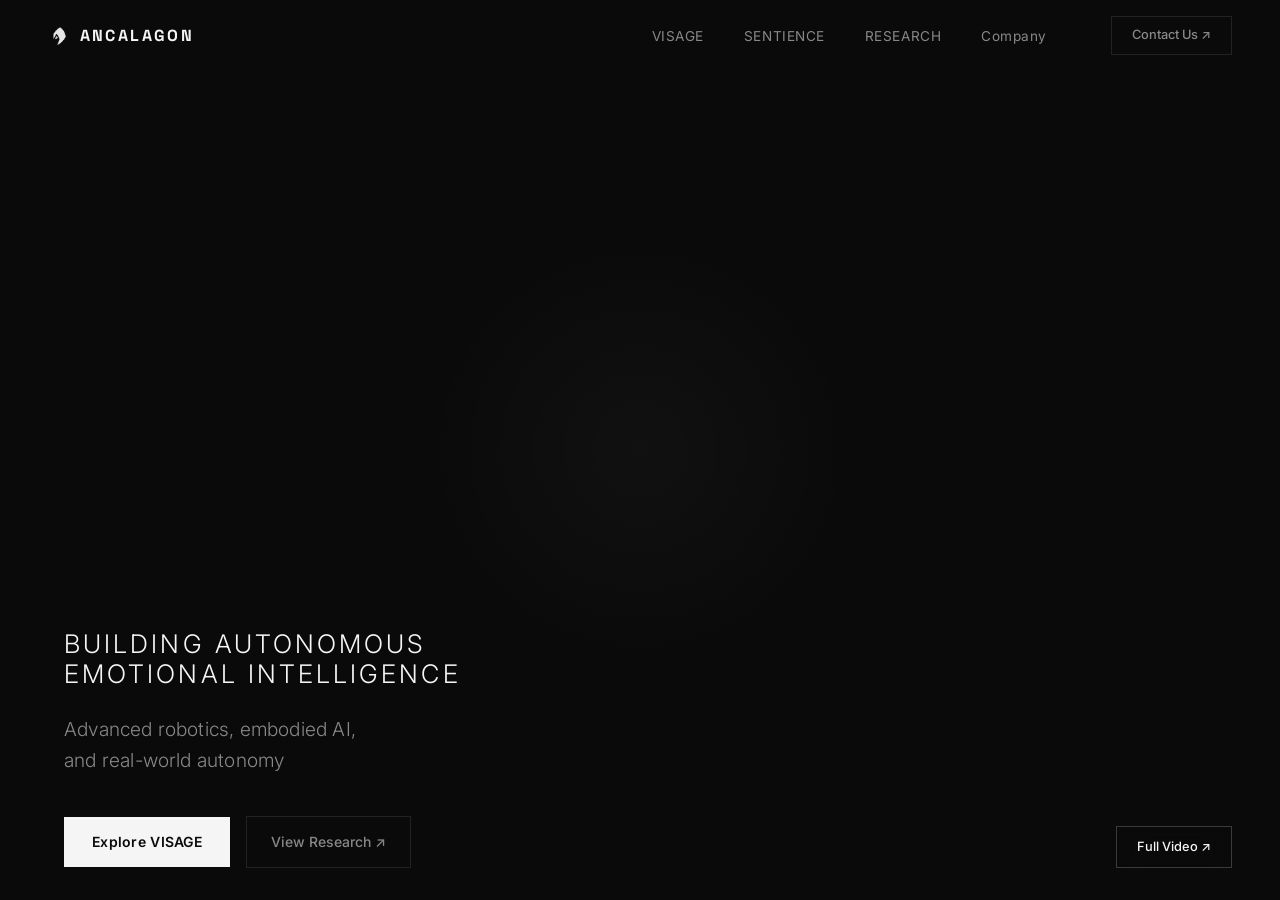
<file: index.html>
<!DOCTYPE html>
<html lang="en">

<head>
  <meta charset="UTF-8" />
  <meta name="viewport" content="width=device-width, initial-scale=1.0" />
  <title>Ancalagon Robotics — Building Autonomous Intelligence</title>
  <meta name="description"
    content="Ancalagon Robotics is pioneering general-purpose humanoid robots with advanced embodied AI. Meet VISAGE — autonomy, redefined." />
  <link rel="preconnect" href="https://fonts.googleapis.com" />
  <link rel="preconnect" href="https://fonts.gstatic.com" crossorigin />
  <link
    href="https://fonts.googleapis.com/css2?family=Space+Grotesk:wght@300;400;500;600;700&family=Inter:wght@300;400;500;600&family=EB+Garamond:ital,wght@0,400;0,500;0,600;1,400;1,500&display=swap"
    rel="stylesheet" />
  <link rel="stylesheet" href="style.css" />
</head>

<body>

  <!-- ═══════════ NAVIGATION ═══════════ -->
  <nav id="navbar" class="navbar">
    <div class="nav-inner">
      <a href="/" class="nav-logo">
        <img src="media/logo.png" alt="Ancalagon" class="logo-img" />
        <span class="logo-text">ANCALAGON</span>
      </a>
      <ul class="nav-links">
        <li><a href="/visage/" class="nav-link">VISAGE</a></li>
        <li><a href="/sentience/" class="nav-link">SENTIENCE</a></li>
        <li><a href="/research/" class="nav-link">RESEARCH</a></li>
        <li><a href="/company/" class="nav-link">Company</a></li>
      </ul>
      <a href="/contact/" class="nav-cta">Contact Us ↗</a>
      <button class="nav-hamburger" id="hamburger" aria-label="Toggle menu">
        <span></span><span></span><span></span>
      </button>
    </div>
  </nav>

  <div class="mobile-menu" id="mobile-menu">
    <ul>
      <li><a href="/visage/" class="mob-link">VISAGE</a></li>
      <li><a href="/sentience/" class="mob-link">SENTIENCE</a></li>
      <li><a href="/research/" class="mob-link">RESEARCH</a></li>
      <li><a href="/company/" class="mob-link">Company</a></li>
      <li><a href="/contact/" class="mob-link">Contact</a></li>
    </ul>
  </div>

  <!-- ═══════════ HERO ═══════════ -->
  <section class="hero">
    <div class="hero-video-wrap">
      <video class="hero-video" src="media/render.mp4" autoplay muted loop playsinline></video>
      <div class="hero-overlay"></div>
    </div>
    <div class="hero-content" style="padding-bottom: 2rem;">
      <h1 class="hero-headline typewriter-text fade-in-up delay-1">
        Building Autonomous<br /> Emotional Intelligence
      </h1>
      <p class="hero-sub typewriter-text fade-in-up delay-2">
        Advanced robotics, embodied AI,<br />and real-world autonomy
      </p>
      <div class="hero-actions fade-in-up delay-3">
        <a href="/visage/" class="btn-primary">Explore VISAGE</a>
        <a href="/research/" class="btn-ghost">View Research ↗</a>
      </div>
    </div>
    <a href="#" class="hero-full-video" onclick="openVideoModal(event)">Full Video ↗</a>
  </section>

  <!-- VIDEO MODAL -->
  <div class="video-modal" id="video-modal">
    <div class="modal-backdrop" onclick="closeVideoModal()"></div>
    <div class="modal-content">
      <button class="modal-close" onclick="closeVideoModal()">✕</button>
      <video id="modal-video" src="media/render.mp4" controls class="modal-video"></video>
    </div>
  </div>

  <script src="script.js"></script>
</body>

</html>
</file>
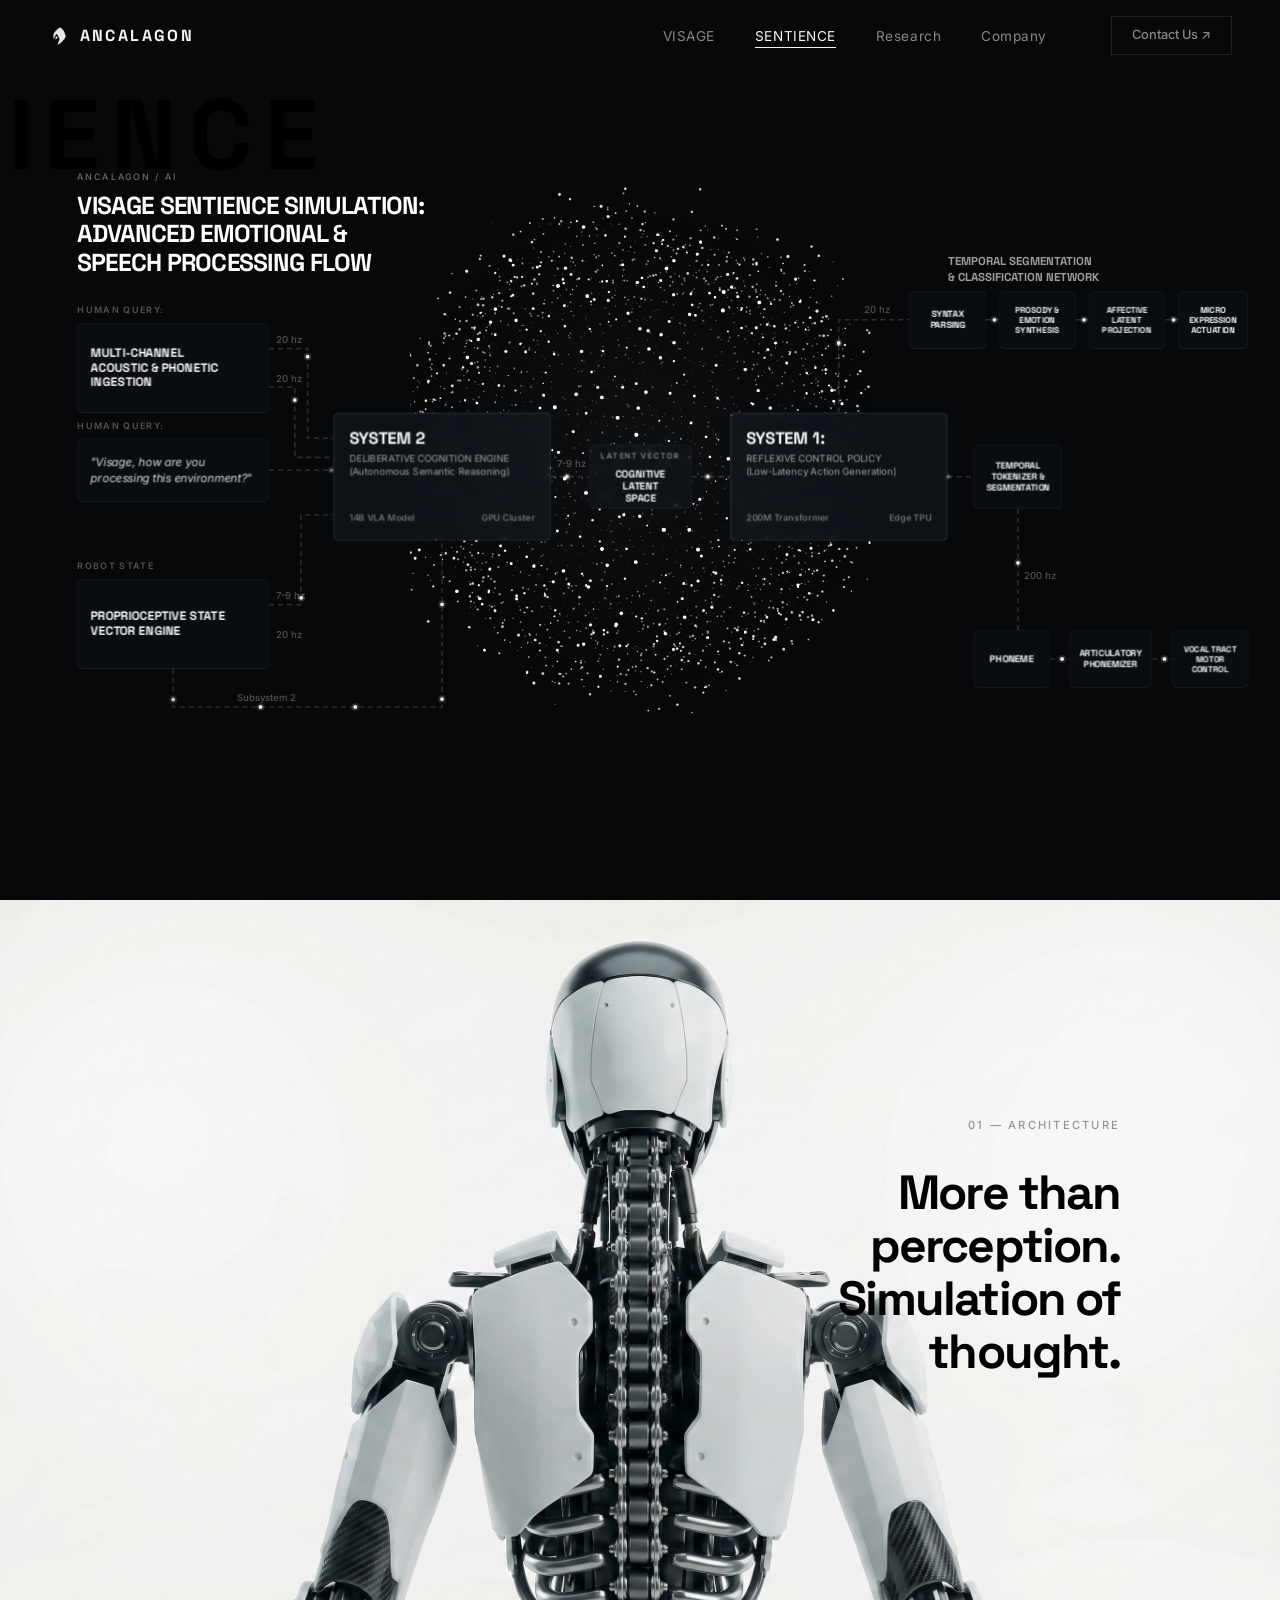
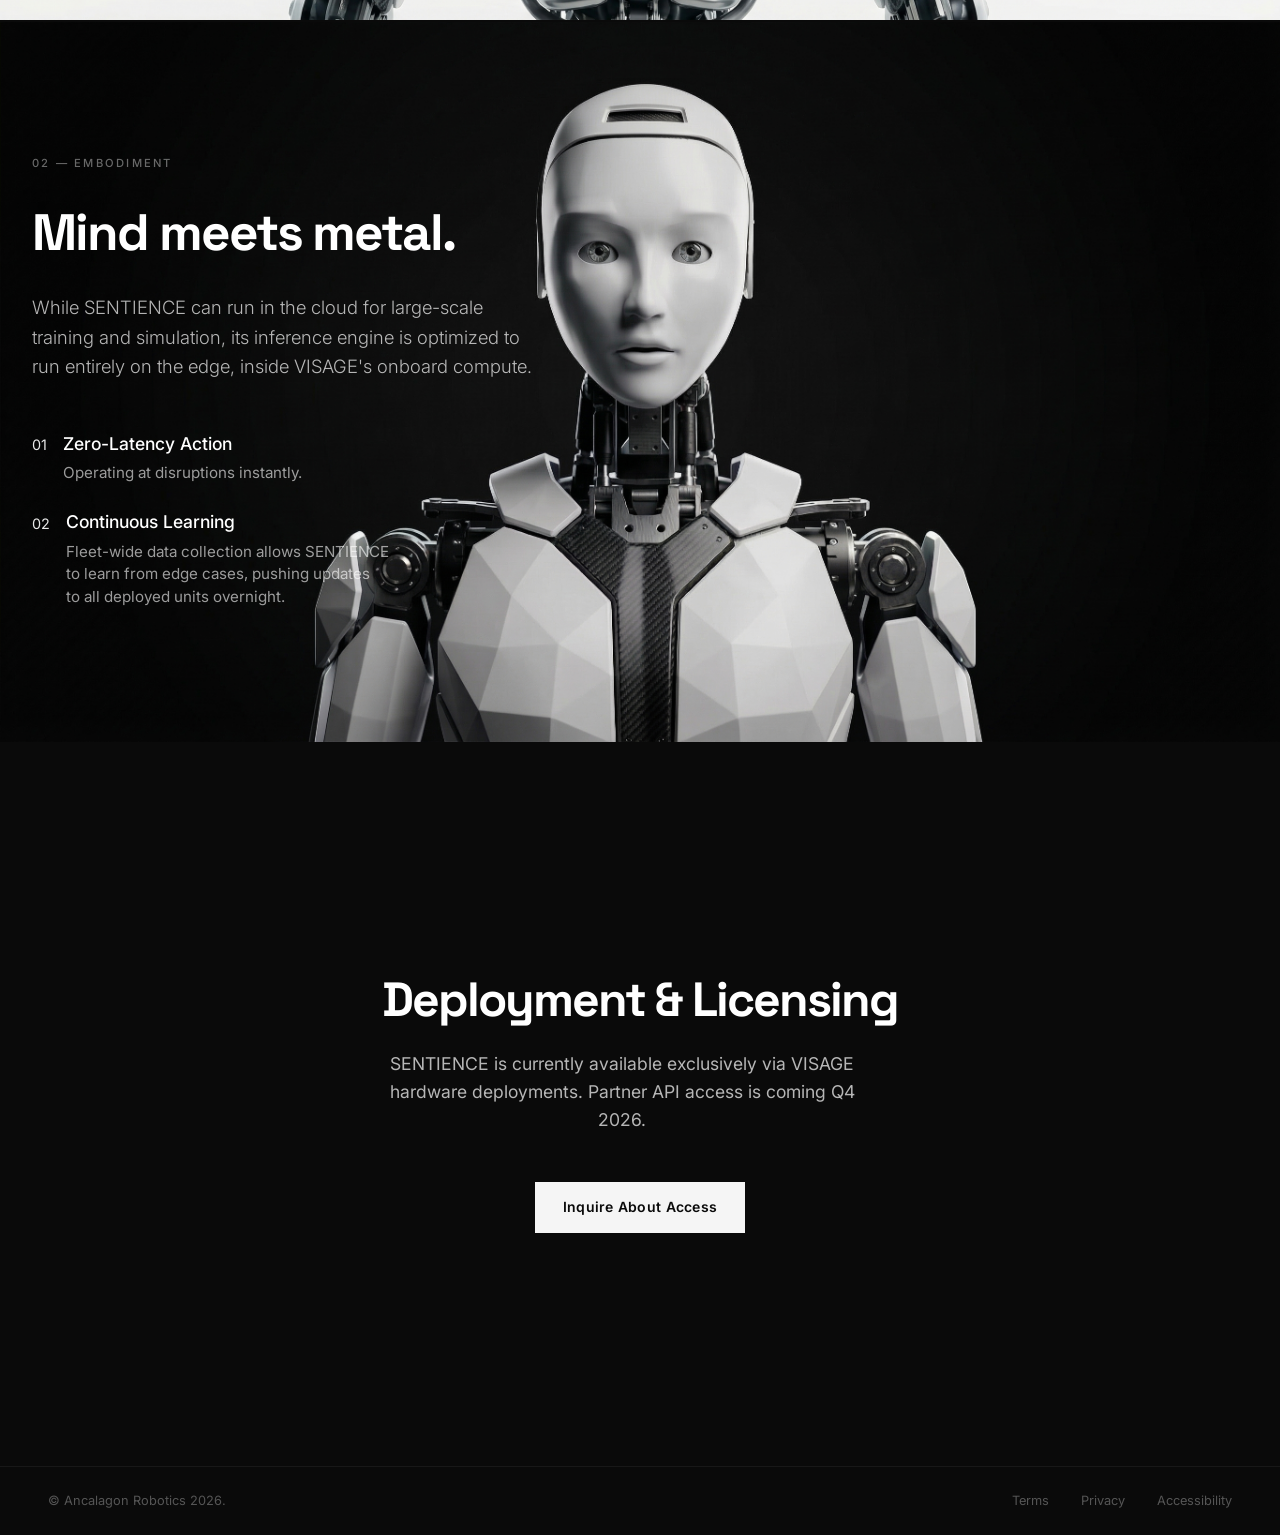
<file: sentience/index.html>
<!DOCTYPE html>
<html lang="en">

<head>
    <meta charset="UTF-8" />
    <meta name="viewport" content="width=device-width, initial-scale=1.0" />
    <title>SENTIENCE — Ancalagon Robotics</title>
    <meta name="description"
        content="SENTIENCE is the foundational vision-language-action model powering autonomous reason for VISAGE." />
    <link rel="preconnect" href="https://fonts.googleapis.com" />
    <link rel="preconnect" href="https://fonts.gstatic.com" crossorigin />
    <link
        href="https://fonts.googleapis.com/css2?family=Space+Grotesk:wght@300;400;500;600;700&family=Inter:wght@300;400;500;600&display=swap"
        rel="stylesheet" />
    <link rel="stylesheet" href="../style.css" />
    <link rel="stylesheet" href="sentience.css" />
</head>

<body data-page="sentience">
    <nav id="navbar" class="navbar">
        <div class="nav-inner">
            <a href="/" class="nav-logo">
                <img src="../media/logo.png" alt="Ancalagon" class="logo-img" />
                <span class="logo-text">ANCALAGON</span>
            </a>
            <ul class="nav-links">
                <li><a href="/visage/" class="nav-link">VISAGE</a></li>
                <li><a href="/sentience/" class="nav-link active">SENTIENCE</a></li>
                <li><a href="/research/" class="nav-link">Research</a></li>
                <li><a href="/company/" class="nav-link">Company</a></li>
            </ul>
            <a href="/contact/" class="nav-cta">Contact Us ↗</a>
            <button class="nav-hamburger" id="hamburger" aria-label="Toggle menu">
                <span></span><span></span><span></span>
            </button>
        </div>
    </nav>
    <div class="mobile-menu" id="mobile-menu">
        <ul>
            <li><a href="/visage/" class="mob-link">VISAGE</a></li>
            <li><a href="/sentience/" class="mob-link">SENTIENCE</a></li>
            <li><a href="/research/" class="mob-link">Research</a></li>
            <li><a href="/company/" class="mob-link">Company</a></li>
            <li><a href="/contact/" class="mob-link">Contact</a></li>
        </ul>
    </div>

    <!-- ═══ HERO: PERFECT SCALABLE ARCHITECTURE DIAGRAM ═══ -->
    <section class="sd-hero">
        <div class="sd-svg-container">
            <svg class="sd-svg" viewBox="0 0 1920 1080" xmlns="http://www.w3.org/2000/svg"
                preserveAspectRatio="xMidYMid meet" id="sentience-diagram">

                <!-- Watermark -->
                <text x="960" y="600" class="sd-wm" text-anchor="middle">SENTIENCE</text>

                <!-- Robot Background -->
                <foreignObject x="600" y="50" width="720" height="900">
                    <canvas id="orb-canvas" width="720" height="900" xmlns="http://www.w3.org/1999/xhtml" style="width: 100%; height: 100%; mix-blend-mode: lighten; pointer-events: none;"></canvas>
                </foreignObject>

                <!-- HTML Header Text (Absolutely positioned via HTML, but we can do it via foreignObject for scaling) -->
                <foreignObject x="80" y="60" width="800" height="200">
                    <div xmlns="http://www.w3.org/1999/xhtml">
                        <div class="sd-bc">ANCALAGON / AI</div>
                        <h1 class="sd-h1">VISAGE SENTIENCE SIMULATION:<br>ADVANCED EMOTIONAL &amp;<br>SPEECH PROCESSING
                            FLOW</h1>
                    </div>
                </foreignObject>

                <!-- ─── PATHS ─────────────────────────────────────────────────────────── -->
                <g id="sd-paths">
                    <!-- Left to Center -->
                    <path class="conn" d="M 380 340 L 440 340 L 440 480 L 480 480" data-speed="0.6" />
                    <path class="conn" d="M 380 400 L 420 400 L 420 510 L 480 510" data-speed="0.5" />
                    <path class="conn" d="M 380 530 L 480 530" data-speed="0.8" />
                    <path class="conn" d="M 380 740 L 430 740 L 430 600 L 480 600" data-speed="0.5" />
                    <path class="conn" d="M 230 840 L 230 900 L 650 900 L 650 640" data-speed="0.4" />

                    <!-- Center Core -->
                    <path class="conn" d="M 820 540 L 880 540" data-speed="1.2" />
                    <path class="conn" d="M 1040 540 L 1100 540" data-speed="1.2" />
                    <path class="conn" d="M 1440 540 L 1480 540" data-speed="1.0" />

                    <!-- Top Output Chain -->
                    <path class="conn" d="M 1270 440 L 1270 295 L 1380 295" data-speed="0.9" />
                    <path class="conn" d="M 1500 295 L 1520 295" data-speed="1.1" />
                    <path class="conn" d="M 1640 295 L 1660 295" data-speed="1.1" />
                    <path class="conn" d="M 1780 295 L 1800 295" data-speed="1.1" />

                    <!-- Bottom Output Chain -->
                    <path class="conn" d="M 1550 590 L 1550 780" data-speed="0.7" />
                    <path class="conn" d="M 1600 825 L 1630 825" data-speed="0.9" />
                    <path class="conn" d="M 1760 825 L 1790 825" data-speed="0.9" />
                </g>

                <!-- ─── LABELS ────────────────────────────────────────────────────────── -->
                <text x="80" y="285" class="svg-label">HUMAN QUERY:</text>
                <text x="80" y="465" class="svg-label">HUMAN QUERY:</text>
                <text x="80" y="685" class="svg-label">ROBOT STATE</text>

                <text x="390" y="332" class="svg-hz">20 hz</text>
                <text x="390" y="392" class="svg-hz">20 hz</text>
                <text x="390" y="732" class="svg-hz">7-9 hz</text>
                <text x="390" y="792" class="svg-hz">20 hz</text>

                <text x="330" y="890" class="svg-hz">Subsystem 2</text>
                <text x="830" y="525" class="svg-hz">7-9 hz</text>

                <text x="1310" y="285" class="svg-hz">20 hz</text>
                <text x="1440" y="210" class="svg-label-bold">TEMPORAL SEGMENTATION</text>
                <text x="1440" y="235" class="svg-label-bold">&amp; CLASSIFICATION NETWORK</text>
                <text x="1560" y="700" class="svg-hz">200 hz</text>

                <!-- ─── HTML NODES (foreignObject) ────────────────────────────────────── -->

                <!-- Left Column -->
                <foreignObject x="80" y="300" width="300" height="140">
                    <div class="node-box" xmlns="http://www.w3.org/1999/xhtml">
                        <h3 class="node-title">MULTI-CHANNEL<br>ACOUSTIC &amp; PHONETIC<br>INGESTION</h3>
                    </div>
                </foreignObject>

                <foreignObject x="80" y="480" width="300" height="100">
                    <div class="node-box" xmlns="http://www.w3.org/1999/xhtml">
                        <p class="node-quote">"Visage, how are you processing this environment?"</p>
                    </div>
                </foreignObject>

                <foreignObject x="80" y="700" width="300" height="140">
                    <div class="node-box" xmlns="http://www.w3.org/1999/xhtml">
                        <h3 class="node-title">PROPRIOCEPTIVE STATE<br>VECTOR ENGINE</h3>
                    </div>
                </foreignObject>

                <!-- Center Column -->
                <foreignObject x="480" y="440" width="340" height="200">
                    <div class="node-box node-box-main" xmlns="http://www.w3.org/1999/xhtml">
                        <h3 class="node-title node-title-lg">SYSTEM 2</h3>
                        <div class="node-sub">DELIBERATIVE COGNITION ENGINE<br>(Autonomous Semantic Reasoning)</div>
                        <div class="node-detail"><span>14B VLA Model</span><span>GPU Cluster</span></div>
                    </div>
                </foreignObject>

                <foreignObject x="880" y="490" width="160" height="100">
                    <div class="node-box" xmlns="http://www.w3.org/1999/xhtml" style="padding: 10px;">
                        <div class="node-label-small">Latent Vector</div>
                        <h3 class="node-title node-title-sm" style="margin-top:4px">COGNITIVE<br>LATENT<br>SPACE</h3>
                    </div>
                </foreignObject>

                <foreignObject x="1100" y="440" width="340" height="200">
                    <div class="node-box node-box-main" xmlns="http://www.w3.org/1999/xhtml">
                        <h3 class="node-title node-title-lg">SYSTEM 1:</h3>
                        <div class="node-sub">REFLEXIVE CONTROL POLICY<br>(Low-Latency Action Generation)</div>
                        <div class="node-detail"><span>200M Transformer</span><span>Edge TPU</span></div>
                    </div>
                </foreignObject>

                <foreignObject x="1480" y="490" width="140" height="100">
                    <div class="node-box" xmlns="http://www.w3.org/1999/xhtml" style="padding: 10px;">
                        <h3 class="node-title node-title-sm" style="font-size:14px">TEMPORAL<br>TOKENIZER
                            &amp;<br>SEGMENTATION</h3>
                    </div>
                </foreignObject>

                <!-- Top Output Chain -->
                <foreignObject x="1380" y="250" width="120" height="90">
                    <div class="node-box" xmlns="http://www.w3.org/1999/xhtml" style="padding: 10px;">
                        <h3 class="node-title node-title-sm" style="font-size:14px">SYNTAX<br>PARSING</h3>
                    </div>
                </foreignObject>

                <foreignObject x="1520" y="250" width="120" height="90">
                    <div class="node-box" xmlns="http://www.w3.org/1999/xhtml" style="padding: 10px;">
                        <h3 class="node-title node-title-sm" style="font-size:13px">PROSODY
                            &amp;<br>EMOTION<br>SYNTHESIS</h3>
                    </div>
                </foreignObject>

                <foreignObject x="1660" y="250" width="120" height="90">
                    <div class="node-box" xmlns="http://www.w3.org/1999/xhtml" style="padding: 10px;">
                        <h3 class="node-title node-title-sm" style="font-size:13px">AFFECTIVE<br>LATENT<br>PROJECTION
                        </h3>
                    </div>
                </foreignObject>

                <foreignObject x="1800" y="250" width="110" height="90">
                    <div class="node-box" xmlns="http://www.w3.org/1999/xhtml" style="padding: 10px;">
                        <h3 class="node-title node-title-sm" style="font-size:13px">MICRO<br>EXPRESSION<br>ACTUATION
                        </h3>
                    </div>
                </foreignObject>

                <!-- Bottom Output Chain -->
                <foreignObject x="1480" y="780" width="120" height="90">
                    <div class="node-box" xmlns="http://www.w3.org/1999/xhtml" style="padding: 10px;">
                        <h3 class="node-title node-title-sm" style="font-size:15px">PHONEME</h3>
                    </div>
                </foreignObject>

                <foreignObject x="1630" y="780" width="130" height="90">
                    <div class="node-box" xmlns="http://www.w3.org/1999/xhtml" style="padding: 10px;">
                        <h3 class="node-title node-title-sm" style="font-size:14px">ARTICULATORY<br>PHONEMIZER</h3>
                    </div>
                </foreignObject>

                <foreignObject x="1790" y="780" width="120" height="90">
                    <div class="node-box" xmlns="http://www.w3.org/1999/xhtml" style="padding: 10px;">
                        <h3 class="node-title node-title-sm" style="font-size:13px">VOCAL TRACT<br>MOTOR<br>CONTROL</h3>
                    </div>
                </foreignObject>

            </svg>
        </div>
    </section>

    <!-- ARCHITECTURE FULL BLEED -->
    <section class="bleed-section light-theme reveal">
        <img src="../media/back_view.jpeg" alt="Sentience Logic" class="bleed-bg" />
        <div class="bleed-overlay"></div>
        <div class="bleed-content"
            style="max-width:500px;padding:10rem 2rem;margin-left:auto;margin-right:10vw;align-items:flex-end;text-align:right">
            <div class="section-label" style="color:rgba(0,0,0,0.4);margin-bottom:2rem">01 — ARCHITECTURE</div>
            <h2 class="bleed-title" style="color:#000;font-size:3rem;margin-bottom:1.5rem;line-height:1.1">More than
                perception.<br />Simulation of thought.</h2>
        </div>
    </section>

    <!-- INTEGRATION FULL BLEED -->
    <section class="bleed-section reveal">
        <img src="../media/Make_he_background_clear_dark_studo_like_render_re_delpmaspu.png" alt="VISAGE Integration"
            class="bleed-bg" style="object-position:left center" />
        <div class="bleed-overlay"></div>
        <div class="bleed-content" style="max-width:700px;align-items:flex-start;padding:15rem 2rem">
            <div class="section-label" style="color:rgba(255,255,255,0.4);margin-bottom:2rem">02 — EMBODIMENT</div>
            <h2 class="bleed-title"
                style="color:#fff;font-size:clamp(2.5rem,4vw,4rem);margin-bottom:2rem;line-height:1.1">Mind meets metal.
            </h2>
            <p class="bleed-sub"
                style="font-size:1.15rem;color:rgba(255,255,255,0.7);margin-bottom:3rem;font-weight:300;line-height:1.6">
                While SENTIENCE can run in the cloud for large-scale training and simulation, its inference engine is
                optimized to run entirely on the edge, inside VISAGE's onboard compute.
            </p>
            <ul style="list-style:none;padding:0;margin:0;display:flex;flex-direction:column;gap:1.5rem">
                <li style="display:flex;align-items:flex-start;gap:1rem">
                    <span
                        style="color:var(--accent-primary);font-family:var(--font-mono);font-size:0.9rem;margin-top:0.2rem">01</span>
                    <div>
                        <h4 style="color:#fff;font-size:1.1rem;margin-bottom:0.25rem;font-weight:500">Zero-Latency
                            Action</h4>
                        <p style="color:rgba(255,255,255,0.6);font-size:0.95rem;line-height:1.5">Operating at
                            disruptions instantly.</p>
                    </div>
                </li>
                <li style="display:flex;align-items:flex-start;gap:1rem">
                    <span
                        style="color:var(--accent-primary);font-family:var(--font-mono);font-size:0.9rem;margin-top:0.2rem">02</span>
                    <div>
                        <h4 style="color:#fff;font-size:1.1rem;margin-bottom:0.25rem;font-weight:500">Continuous
                            Learning</h4>
                        <p style="color:rgba(255,255,255,0.6);font-size:0.95rem;line-height:1.5">Fleet-wide data
                            collection allows SENTIENCE<br>to learn from edge cases, pushing updates<br>to all deployed
                            units overnight.</p>
                    </div>
                </li>
            </ul>
        </div>
    </section>

    <!-- CTA -->
    <section class="bleed-section reveal"
        style="min-height:70vh;text-align:center;align-items:center;justify-content:center">
        <div class="bleed-overlay"></div>
        <div class="bleed-content" style="max-width:600px;padding:4rem 2rem">
            <h2 class="bleed-title" style="font-size:clamp(2rem,4vw,3rem);margin-bottom:1.5rem">Deployment &amp;
                Licensing</h2>
            <p class="bleed-sub" style="margin-bottom:3rem;color:rgba(255,255,255,0.7);font-size:1.1rem">SENTIENCE is
                currently available exclusively via VISAGE hardware deployments. Partner API access is coming Q4 2026.
            </p>
            <a href="/contact/" class="btn-primary" style="margin:0 auto">Inquire About Access</a>
        </div>
    </section>

    <footer class="site-footer">
        <div class="container footer-inner">
            <span class="footer-copy">© Ancalagon Robotics 2026.</span>
            <div class="footer-legal">
                <a href="#">Terms</a>
                <a href="#">Privacy</a>
                <a href="#">Accessibility</a>
            </div>
        </div>
    </footer>

    <script src="../script.js"></script>
    <script src="sentience-anim.js"></script>
</body>

</html>
</file>
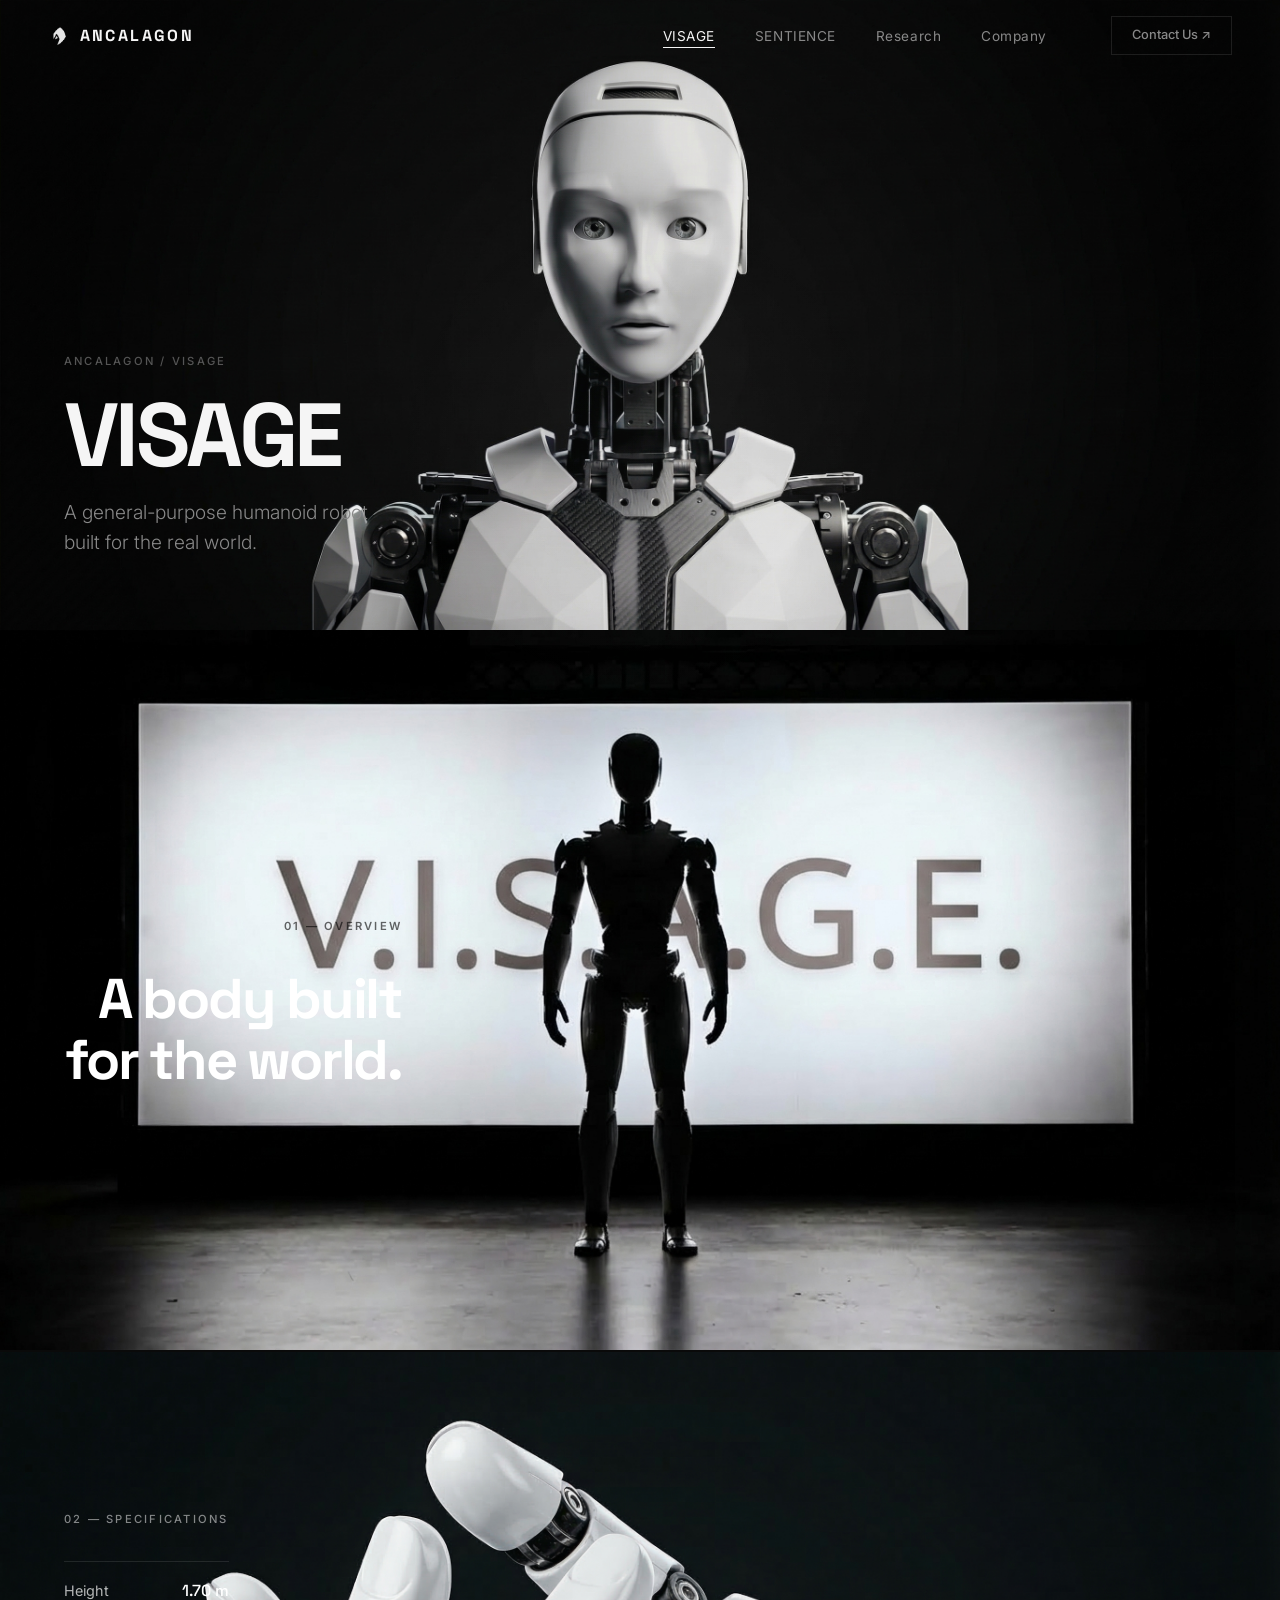
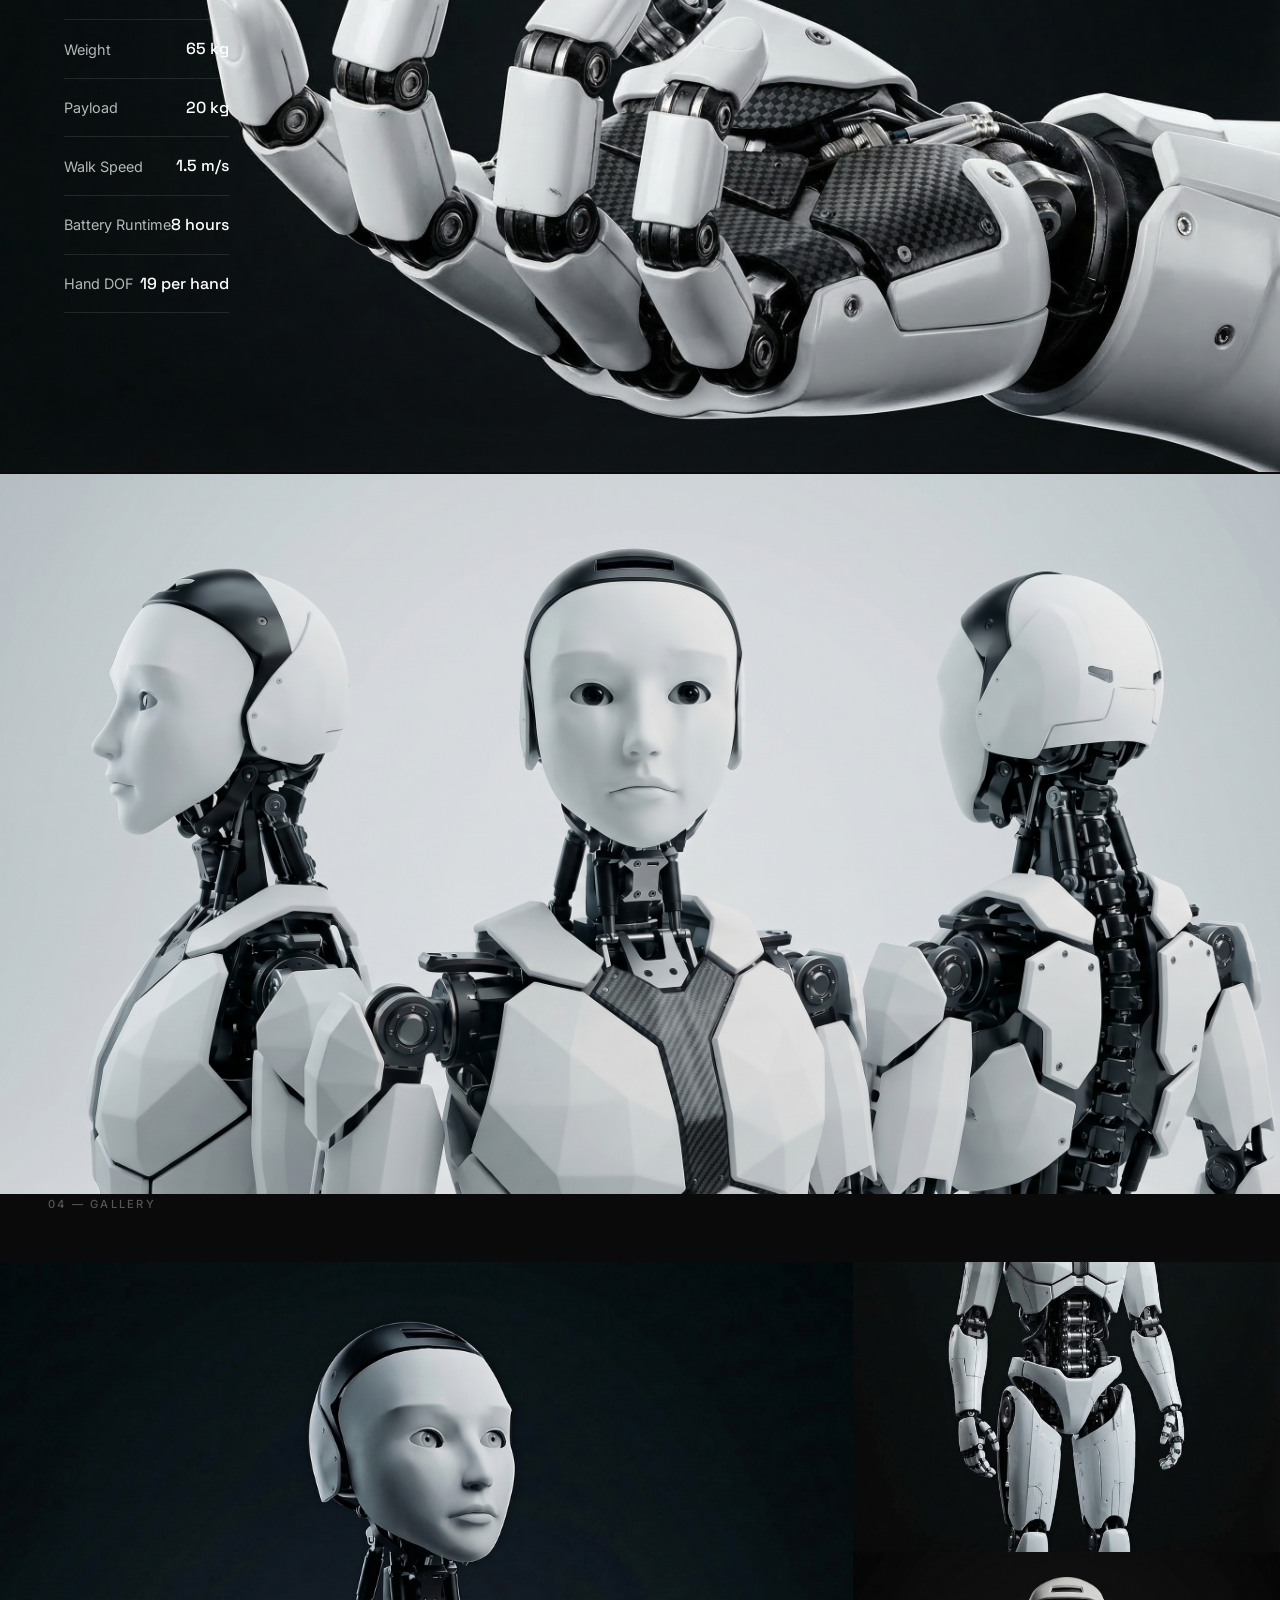
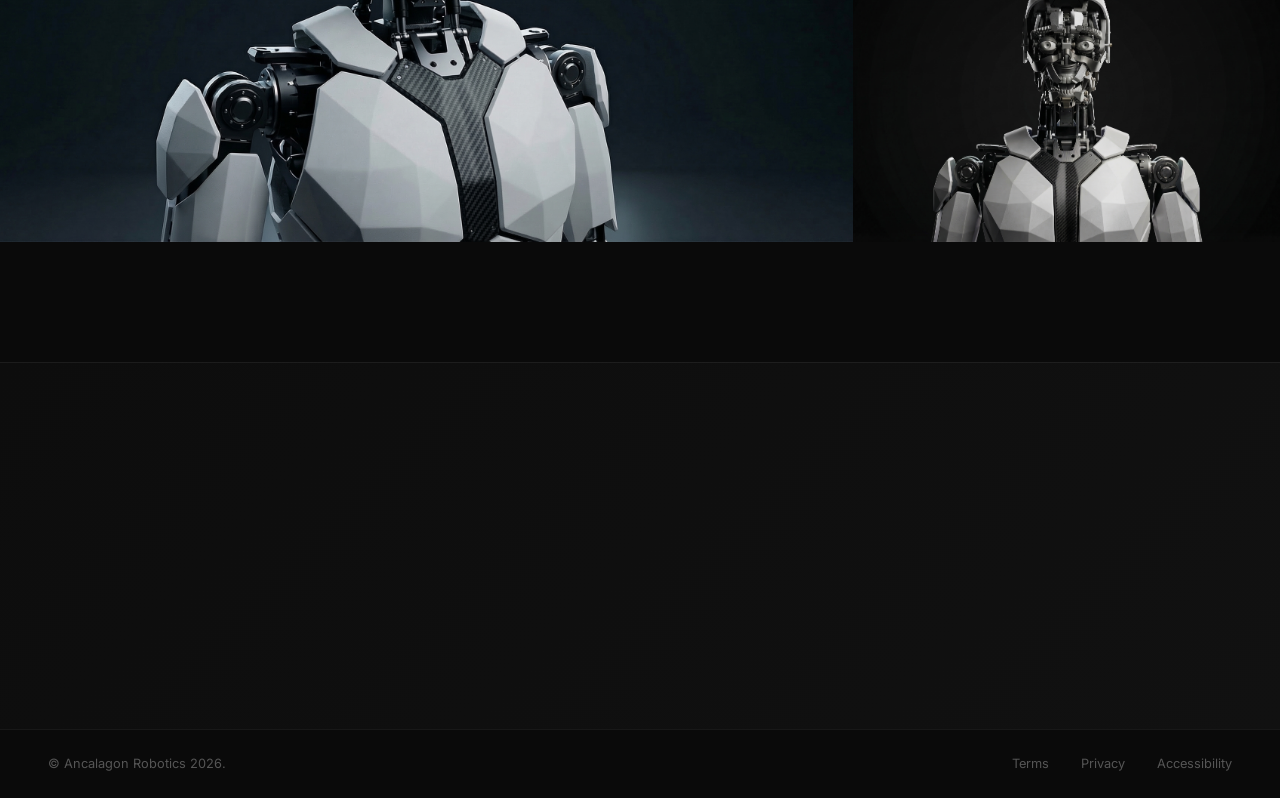
<file: visage/index.html>
<!DOCTYPE html>
<html lang="en">

<head>
    <meta charset="UTF-8" />
    <meta name="viewport" content="width=device-width, initial-scale=1.0" />
    <title>VISAGE — Ancalagon Robotics</title>
    <meta name="description"
        content="VISAGE is a general-purpose humanoid robot built for the real world. 48 degrees of freedom, embodied AI, 8-hour runtime." />
    <link rel="preconnect" href="https://fonts.googleapis.com" />
    <link rel="preconnect" href="https://fonts.gstatic.com" crossorigin />
    <link
        href="https://fonts.googleapis.com/css2?family=Space+Grotesk:wght@300;400;500;600;700&family=Inter:wght@300;400;500;600&display=swap"
        rel="stylesheet" />
    <link rel="stylesheet" href="../style.css" />
</head>

<body data-page="visage">

    <nav id="navbar" class="navbar">
        <div class="nav-inner">
            <a href="/" class="nav-logo">
                <img src="../media/logo.png" alt="Ancalagon" class="logo-img" />
                <span class="logo-text">ANCALAGON</span>
            </a>
            <ul class="nav-links">
                <li><a href="/visage/" class="nav-link active">VISAGE</a></li>
                <li><a href="/sentience/" class="nav-link">SENTIENCE</a></li>
                <li><a href="/research/" class="nav-link">Research</a></li>
                <li><a href="/company/" class="nav-link">Company</a></li>
            </ul>
            <a href="/contact/" class="nav-cta">Contact Us ↗</a>
            <button class="nav-hamburger" id="hamburger" aria-label="Toggle menu">
                <span></span><span></span><span></span>
            </button>
        </div>
    </nav>
    <div class="mobile-menu" id="mobile-menu">
        <ul>
            <li><a href="/visage/" class="mob-link">VISAGE</a></li>
            <li><a href="/sentience/" class="mob-link">SENTIENCE</a></li>
            <li><a href="/research/" class="mob-link">RESEARCH</a></li>
            <li><a href="/company/" class="mob-link">Company</a></li>
            <li><a href="/contact/" class="mob-link">Contact</a></li>
        </ul>
    </div>

    <!-- PAGE HERO -->
    <section class="page-hero">
        <div class="page-hero-img-wrap">
            <img src="../media/Make_he_background_clear_dark_studo_like_render_re_delpmaspu.png"
                alt="VISAGE humanoid robot" class="page-hero-img" />
            <div class="page-hero-overlay"></div>
        </div>
        <div class="page-hero-content">
            <div class="page-breadcrumb typewriter-text fade-in-up delay-1">ANCALAGON / VISAGE</div>
            <h1 class="page-hero-title typewriter-text fade-in-up delay-2">VISAGE</h1>
            <p class="page-hero-sub typewriter-text fade-in-up delay-3">
                A general-purpose humanoid robot<br />built for the real world.
            </p>
        </div>
    </section>

    <!-- OVERVIEW -->
    <!-- OVERVIEW FULL BLEED -->
    <section class="bleed-section light-theme reveal">
        <img src="../media/Change_logo_to_visage_4307ffd203.jpeg" alt="VISAGE" class="bleed-bg"
            style="object-position: right center;" />
        <div class="bleed-overlay" style="background: none !important;">
        </div>
        <div class="bleed-content"
            style="max-width: 450px; padding: 3rem; margin-right: 15vw; margin-top: 5vh; align-items: flex-end; text-align: right;">
            <div class="section-label" style="color: rgba(0,0,0,0.6); font-weight: 600; margin-bottom: 2rem;">01 —
                OVERVIEW</div>
            <h2 class="bleed-title typewriter-text"
                style="color: #ffffff; font-weight: 700; font-size: 3.5rem; line-height: 1.1;">
                A body built for the world.</h2>
        </div>
    </section>

    <!-- SPECS FULL BLEED -->
    <section class="bleed-section reveal">
        <img src="../media/hands.png" alt="Robotic Hand Dexterity" class="bleed-bg" />
        <div class="bleed-overlay"></div>
        <div class="bleed-content" style="align-items: flex-start; text-align: left; padding-left: 5vw;">
            <div style="max-width: 500px;">
                <div class="section-label" style="margin-bottom: 2rem; color: rgba(255,255,255,0.5);">02 —
                    SPECIFICATIONS</div>
                <div class="spec-list" style="border-top: 1px solid rgba(255,255,255,0.1); width: 100%;">
                    <div class="spec-row"
                        style="justify-content: space-between; padding: 1rem 0; border-bottom: 1px solid rgba(255,255,255,0.1);">
                        <span class="spec-key" style="color: rgba(255,255,255,0.7);">Height</span><span class="spec-val"
                            style="color: #fff; font-weight: 500;">1.70 m</span>
                    </div>
                    <div class="spec-row"
                        style="justify-content: space-between; padding: 1rem 0; border-bottom: 1px solid rgba(255,255,255,0.1);">
                        <span class="spec-key" style="color: rgba(255,255,255,0.7);">Weight</span><span class="spec-val"
                            style="color: #fff; font-weight: 500;">65 kg</span>
                    </div>
                    <div class="spec-row"
                        style="justify-content: space-between; padding: 1rem 0; border-bottom: 1px solid rgba(255,255,255,0.1);">
                        <span class="spec-key" style="color: rgba(255,255,255,0.7);">Payload</span><span
                            class="spec-val" style="color: #fff; font-weight: 500;">20 kg</span>
                    </div>
                    <div class="spec-row"
                        style="justify-content: space-between; padding: 1rem 0; border-bottom: 1px solid rgba(255,255,255,0.1);">
                        <span class="spec-key" style="color: rgba(255,255,255,0.7);">Walk Speed</span><span
                            class="spec-val" style="color: #fff; font-weight: 500;">1.5 m/s</span>
                    </div>
                    <div class="spec-row"
                        style="justify-content: space-between; padding: 1rem 0; border-bottom: 1px solid rgba(255,255,255,0.1);">
                        <span class="spec-key" style="color: rgba(255,255,255,0.7);">Battery Runtime</span><span
                            class="spec-val" style="color: #fff; font-weight: 500;">8 hours</span>
                    </div>
                    <div class="spec-row"
                        style="justify-content: space-between; padding: 1rem 0; border-bottom: 1px solid rgba(255,255,255,0.1);">
                        <span class="spec-key" style="color: rgba(255,255,255,0.7);">Hand DOF</span><span
                            class="spec-val" style="color: #fff; font-weight: 500;">19 per hand</span>
                    </div>
                </div>
            </div>
        </div>
    </section>

    <!-- FEATURES FULL BLEED -->
    <section class="bleed-section reveal">
        <img src="../media/multi_angle.jpeg" alt="VISAGE Capabilities" class="bleed-bg" />
        <div class="bleed-overlay">
        </div>
    </section>

    <!-- GALLERY -->
    <section class="section" style="padding-top:0;">
        <div class="container">
            <div class="section-label reveal">04 — GALLERY</div>
            <div class="visage-gallery reveal">
                <div class="gallery-main">
                    <img src="../media/render.png" alt="VISAGE — full render" class="gallery-img" />
                </div>
                <div class="gallery-side">
                    <img src="../media/fullbody.png" alt="VISAGE — full body portrait" class="gallery-img"
                        style="object-fit: cover;" />
                    <img src="../media/Make_the_robot_reveal_its_internal_facial_structur_delpmaspu.png"
                        alt="VISAGE — internal reveal" class="gallery-img gallery-img-dark" />
                </div>
            </div>
        </div>
    </section>

    <!-- CTA -->
    <section class="section inner-cta-section">
        <div class="container inner-cta reveal">
            <div>
                <h2 class="section-title">Ready to deploy?</h2>
                <p class="body-text" style="margin-top:1rem;">Talk to our team about deploying VISAGE in your
                    environment.</p>
            </div>
            <a href="/contact/" class="btn-primary">Get in Touch ↗</a>
        </div>
    </section>

    <footer class="site-footer">
        <div class="container footer-inner">
            <span class="footer-copy">© Ancalagon Robotics 2026.</span>
            <div class="footer-legal">
                <a href="#">Terms</a>
                <a href="#">Privacy</a>
                <a href="#">Accessibility</a>
            </div>
        </div>
    </footer>

    <script src="../script.js"></script>
</body>

</html>
</file>
<file: style.css>
/* ═══════════════════════════════════════════════════════════════
   ANCALAGON ROBOTICS — MAIN STYLESHEET
   Inspired by Figure AI — Ultra-minimal, cinematic, futuristic
   ═══════════════════════════════════════════════════════════════ */

/* ─── DESIGN TOKENS ─────────────────────────────────────────── */
:root {
  --bg-primary: #0a0a0a;
  --bg-secondary: #111111;
  --bg-card: #141414;
  --bg-glass: rgba(255, 255, 255, 0.04);
  --bg-glass-hover: rgba(255, 255, 255, 0.07);

  --text-primary: #f5f5f5;
  --text-secondary: #888;
  --text-muted: #555;
  --text-accent: #c8c8c8;

  --accent-primary: #e8e8e8;
  --accent-glow: rgba(220, 220, 220, 0.15);
  --accent-blue: #4a9eff;

  --border-subtle: rgba(255, 255, 255, 0.06);
  --border-glass: rgba(255, 255, 255, 0.1);

  --nav-height: 72px;

  --font-display: 'Space Grotesk', sans-serif;
  --font-body: 'Inter', sans-serif;

  --ease-out: cubic-bezier(0.16, 1, 0.3, 1);
  --ease-inout: cubic-bezier(0.4, 0, 0.2, 1);
}

/* ─── RESET ──────────────────────────────────────────────────── */
*,
*::before,
*::after {
  margin: 0;
  padding: 0;
  box-sizing: border-box;
}

html {
  scroll-behavior: smooth;
  font-size: 16px;
}

body {
  background-color: var(--bg-primary);
  color: var(--text-primary);
  font-family: var(--font-body);
  font-weight: 400;
  line-height: 1.6;
  overflow-x: hidden;
  -webkit-font-smoothing: antialiased;
  -moz-osx-font-smoothing: grayscale;
}

img,
video {
  display: block;
  max-width: 100%;
}

a {
  text-decoration: none;
  color: inherit;
}

ul {
  list-style: none;
}

/* ─── CONTAINER ──────────────────────────────────────────────── */
.container {
  width: 100%;
  max-width: none;
  margin: 0 auto;
  padding: 0 48px;
}

/* ─── FULL BLEED UTILITIES ────────────────────────────────────── */
.bleed-section {
  position: relative;
  width: 100%;
  height: 80vh;
  min-height: 600px;
  overflow: hidden;
  display: flex;
  align-items: center;
  margin-bottom: 2px;
  /* separator lines between sections */
}

.bleed-bg {
  position: absolute;
  top: 0;
  left: 0;
  width: 100%;
  height: 100%;
  object-fit: cover;
  z-index: 1;
}

.bleed-overlay {
  position: absolute;
  top: 0;
  left: 0;
  width: 100%;
  height: 100%;
  background: none !important;
  z-index: 2;
}

.bleed-content {
  position: relative;
  z-index: 3;
  width: 100%;
  padding: 0 6vw;
  display: flex;
  flex-direction: column;
  justify-content: center;
}

.bleed-title {
  font-family: var(--font-display);
  font-size: clamp(3rem, 6vw, 6rem);
  font-weight: 700;
  line-height: 1.05;
  letter-spacing: -0.04em;
  color: #fff;
  margin-bottom: 1rem;
}

.bleed-sub {
  font-family: var(--font-body);
  font-size: 1.15rem;
  line-height: 1.6;
  color: rgba(255, 255, 255, 0.8);
  max-width: 500px;
  margin-bottom: 2rem;
}

/* Light Theme Modifiers for Bleed Sections */
.bleed-section.light-theme .bleed-overlay {
  background: none !important;
}

.bleed-section.light-theme .bleed-title {
  color: #000;
}

.bleed-section.light-theme .bleed-sub {
  color: rgba(0, 0, 0, 0.7);
}

.bleed-section.light-theme .btn-primary {
  background-color: #000;
  color: #fff;
}

/* ─── SCROLL ANIMATIONS ──────────────────────────────────────── */
.reveal {
  opacity: 0;
  transform: translateY(32px);
  transition: opacity 0.9s var(--ease-out), transform 0.9s var(--ease-out);
}

.reveal.in-view {
  opacity: 1;
  transform: translateY(0);
}

.fade-in-up {
  opacity: 0;
  transform: translateY(24px);
  animation: fadeInUp 1s var(--ease-out) forwards;
}

@keyframes fadeInUp {
  to {
    opacity: 1;
    transform: translateY(0);
  }
}

.delay-1 {
  animation-delay: 0.3s;
  transition-delay: 0.1s;
}

.delay-2 {
  animation-delay: 0.6s;
  transition-delay: 0.2s;
}

.delay-3 {
  animation-delay: 0.9s;
  transition-delay: 0.3s;
}

.delay-4 {
  animation-delay: 1.2s;
  transition-delay: 0.4s;
}

.delay-5 {
  animation-delay: 1.5s;
  transition-delay: 0.5s;
}

/* ─── TYPOGRAPHY ─────────────────────────────────────────────── */
.section-title {
  font-family: var(--font-display);
  font-size: clamp(2.4rem, 4vw, 4rem);
  font-weight: 700;
  line-height: 1.1;
  letter-spacing: -0.03em;
  color: var(--text-primary);
}

.section-title em {
  font-style: italic;
  font-weight: 300;
  color: var(--text-secondary);
}

.section-label {
  font-family: var(--font-body);
  font-size: 0.7rem;
  font-weight: 500;
  letter-spacing: 0.2em;
  text-transform: uppercase;
  color: var(--text-muted);
  display: block;
  margin-bottom: 3rem;
}

.body-text {
  font-size: 1.05rem;
  line-height: 1.75;
  color: var(--text-secondary);
  max-width: 520px;
  margin-bottom: 1.5rem;
}

/* ─── BUTTONS ────────────────────────────────────────────────── */
.btn-primary {
  display: inline-flex;
  align-items: center;
  gap: 0.5rem;
  background: var(--text-primary);
  color: var(--bg-primary);
  font-family: var(--font-body);
  font-size: 0.875rem;
  font-weight: 600;
  letter-spacing: 0.02em;
  padding: 0.875rem 1.75rem;
  border-radius: 0;
  border: none;
  cursor: pointer;
  transition: transform 0.2s var(--ease-out), box-shadow 0.2s var(--ease-out), background 0.2s;
}

.btn-primary:hover {
  transform: translateY(-2px);
  box-shadow: 0 8px 32px rgba(255, 255, 255, 0.15);
}

.btn-ghost {
  display: inline-flex;
  align-items: center;
  gap: 0.5rem;
  background: transparent;
  color: var(--text-secondary);
  font-family: var(--font-body);
  font-size: 0.875rem;
  font-weight: 500;
  padding: 0.875rem 1.5rem;
  border-radius: 0;
  border: 1px solid var(--border-glass);
  cursor: pointer;
  transition: color 0.2s, border-color 0.2s, transform 0.2s var(--ease-out);
}

.btn-ghost:hover {
  color: var(--text-primary);
  border-color: rgba(255, 255, 255, 0.3);
  transform: translateY(-2px);
}

/* ─── GLASS CARD ─────────────────────────────────────────────── */
.glass {
  background: var(--bg-glass);
  border: 1px solid var(--border-subtle);
  backdrop-filter: blur(12px);
  -webkit-backdrop-filter: blur(12px);
  border-radius: 0;
  transition: background 0.3s var(--ease-out), border-color 0.3s, transform 0.3s var(--ease-out);
}

.glass:hover {
  background: var(--bg-glass-hover);
  border-color: var(--border-glass);
  transform: translateY(-4px);
}

/* ─── SECTION SPACING ────────────────────────────────────────── */
.section {
  padding: 120px 0;
}

/* ═══════════════════════ NAVIGATION ════════════════════════════ */
.navbar {
  position: fixed;
  top: 0;
  left: 0;
  width: 100%;
  height: var(--nav-height);
  z-index: 1000;
  transition: background 0.4s var(--ease-out), backdrop-filter 0.4s, border-color 0.4s;
  border-bottom: 1px solid transparent;
}

.navbar.scrolled {
  background: rgba(10, 10, 10, 0.88);
  backdrop-filter: blur(20px);
  -webkit-backdrop-filter: blur(20px);
  border-bottom-color: var(--border-subtle);
}

.nav-inner {
  display: flex;
  align-items: center;
  justify-content: space-between;
  height: 100%;
  padding: 0 48px;
  gap: 2rem;
}

.nav-logo {
  display: flex;
  align-items: center;
  gap: 0.6rem;
  text-decoration: none;
}

.logo-img {
  width: 22px;
  height: 22px;
  object-fit: contain;
  filter: invert(1);
  opacity: 0.9;
}

.logo-text {
  font-family: var(--font-display);
  font-size: 1rem;
  font-weight: 700;
  letter-spacing: 0.15em;
  color: var(--text-primary);
}

.nav-links {
  display: flex;
  align-items: center;
  gap: 2.5rem;
  margin-left: auto;
  margin-right: 2rem;
}

.nav-link {
  font-family: var(--font-body);
  font-size: 0.85rem;
  font-weight: 400;
  color: var(--text-secondary);
  letter-spacing: 0.04em;
  transition: color 0.2s;
  position: relative;
}

.nav-link::after {
  content: '';
  position: absolute;
  bottom: -4px;
  left: 0;
  width: 0;
  height: 1px;
  background: var(--text-primary);
  transition: width 0.3s var(--ease-out);
}

.nav-link:hover {
  color: var(--text-primary);
}

.nav-link:hover::after {
  width: 100%;
}

.nav-cta {
  background: transparent;
  border: 1px solid var(--border-glass);
  color: var(--text-secondary);
  font-family: var(--font-body);
  font-size: 0.8rem;
  font-weight: 500;
  padding: 0.5rem 1.25rem;
  border-radius: 0;
  cursor: pointer;
  transition: color 0.2s, border-color 0.2s;
  white-space: nowrap;
}

.nav-cta:hover {
  color: var(--text-primary);
  border-color: rgba(255, 255, 255, 0.3);
}

.nav-hamburger {
  display: none;
  flex-direction: column;
  gap: 5px;
  background: none;
  border: none;
  cursor: pointer;
  padding: 4px;
}

.nav-hamburger span {
  display: block;
  width: 24px;
  height: 1.5px;
  background: var(--text-primary);
  transition: transform 0.3s, opacity 0.3s;
}

.nav-hamburger.open span:nth-child(1) {
  transform: translateY(6.5px) rotate(45deg);
}

.nav-hamburger.open span:nth-child(2) {
  opacity: 0;
}

.nav-hamburger.open span:nth-child(3) {
  transform: translateY(-6.5px) rotate(-45deg);
}

/* Mobile Menu */
.mobile-menu {
  display: none;
  position: fixed;
  top: var(--nav-height);
  left: 0;
  width: 100%;
  background: rgba(10, 10, 10, 0.97);
  backdrop-filter: blur(20px);
  z-index: 999;
  padding: 2rem 48px 3rem;
  border-bottom: 1px solid var(--border-subtle);
  transform: translateY(-20px);
  opacity: 0;
  pointer-events: none;
  transition: transform 0.4s var(--ease-out), opacity 0.4s;
}

.mobile-menu.open {
  display: block;
  transform: translateY(0);
  opacity: 1;
  pointer-events: all;
}

.mobile-menu ul {
  display: flex;
  flex-direction: column;
  gap: 1.5rem;
}

.mob-link {
  font-family: var(--font-display);
  font-size: 2rem;
  font-weight: 600;
  color: var(--text-secondary);
  transition: color 0.2s;
  display: block;
}

.mob-link:hover {
  color: var(--text-primary);
}

/* ═══════════════════════ HERO ══════════════════════════════════ */
.hero {
  position: relative;
  width: 100%;
  height: 100svh;
  min-height: 600px;
  overflow: hidden;
  display: flex;
  align-items: flex-end;
  justify-content: flex-start;
}

.hero-video-wrap {
  position: absolute;
  inset: 0;
  z-index: 0;
}

.hero-video {
  width: 100%;
  height: 100%;
  object-fit: cover;
  object-position: center;
}

.hero-overlay {
  position: absolute;
  inset: 0;
  background: none !important;
}

.hero-content {
  position: relative;
  z-index: 2;
  padding: 0 64px 100px;
  max-width: 900px;
}

.hero-badge {
  display: inline-flex;
  align-items: center;
  gap: 0.6rem;
  background: rgba(255, 255, 255, 0.06);
  border: 1px solid rgba(255, 255, 255, 0.12);
  backdrop-filter: blur(8px);
  border-radius: 0;
  padding: 0.4rem 1rem;
  font-size: 0.75rem;
  font-weight: 500;
  letter-spacing: 0.05em;
  color: var(--text-secondary);
  margin-bottom: 1.75rem;
}

.badge-dot {
  width: 6px;
  height: 6px;
  border-radius: 50%;
  background: #4ade80;
  box-shadow: 0 0 8px #4ade80;
  animation: pulse-dot 2s ease-in-out infinite;
}

@keyframes pulse-dot {

  0%,
  100% {
    opacity: 1;
    transform: scale(1);
  }

  50% {
    opacity: 0.6;
    transform: scale(0.8);
  }
}

.hero-headline {
  font-family: var(--font-body);
  font-size: clamp(1.1rem, 2vw, 2.1rem);
  font-weight: 300;
  line-height: 1.2;
  letter-spacing: 0.12em;
  text-transform: uppercase;
  color: var(--text-primary);
  margin-bottom: 1.5rem;
}

.hero-sub {
  font-size: clamp(0.95rem, 1.5vw, 1.2rem);
  font-weight: 300;
  color: var(--text-secondary);
  line-height: 1.6;
  margin-bottom: 2.5rem;
  letter-spacing: 0.01em;
}

.hero-actions {
  display: flex;
  align-items: center;
  gap: 1rem;
  flex-wrap: wrap;
}

.hero-scroll-indicator {
  position: absolute;
  left: 64px;
  bottom: 32px;
  display: flex;
  align-items: center;
  gap: 0.75rem;
  z-index: 2;
}

.scroll-line {
  width: 40px;
  height: 1px;
  background: var(--text-muted);
  position: relative;
  overflow: hidden;
}

.scroll-line::after {
  content: '';
  position: absolute;
  top: 0;
  left: -100%;
  width: 100%;
  height: 100%;
  background: var(--text-secondary);
  animation: scroll-anim 2s ease-in-out infinite;
}

@keyframes scroll-anim {
  0% {
    left: -100%;
  }

  100% {
    left: 100%;
  }
}

.hero-scroll-indicator span {
  font-size: 0.7rem;
  font-weight: 500;
  letter-spacing: 0.15em;
  text-transform: uppercase;
  color: var(--text-muted);
}

.hero-full-video {
  position: absolute;
  right: 48px;
  bottom: 32px;
  z-index: 2;
  display: inline-flex;
  align-items: center;
  gap: 0.5rem;
  background: rgba(10, 10, 10, 0.7);
  border: 1px solid rgba(255, 255, 255, 0.2);
  backdrop-filter: blur(12px);
  padding: 0.6rem 1.25rem;
  border-radius: 0;
  font-size: 0.8rem;
  font-weight: 500;
  color: var(--text-primary);
  transition: background 0.2s, border-color 0.2s, transform 0.2s;
}

.hero-full-video:hover {
  background: rgba(255, 255, 255, 0.1);
  border-color: rgba(255, 255, 255, 0.4);
  transform: translateY(-2px);
}

/* ═══════════════════════ MISSION ════════════════════════════════ */
.mission-section {
  background: var(--bg-primary);
}

.mission-grid {
  display: grid;
  grid-template-columns: 1fr 1fr;
  gap: 6rem;
  align-items: start;
  padding-top: 1rem;
}

.mission-stats {
  display: grid;
  grid-template-columns: repeat(3, 1fr);
  gap: 2rem;
  margin-top: 3rem;
  padding-top: 2.5rem;
  border-top: 1px solid var(--border-subtle);
}

.stat {
  display: flex;
  flex-direction: column;
  gap: 0.25rem;
}

.stat-num {
  font-family: var(--font-display);
  font-size: 3rem;
  font-weight: 700;
  color: var(--text-primary);
  line-height: 1;
  letter-spacing: -0.04em;
}

.stat-unit {
  font-size: 1rem;
  font-weight: 400;
  color: var(--text-secondary);
  margin-left: 0.1rem;
}

.stat-label {
  font-size: 0.75rem;
  color: var(--text-muted);
  letter-spacing: 0.05em;
  margin-top: 0.25rem;
}

/* ═══════════════════════ ROBOTICS PLATFORM ══════════════════════ */
.robotics-section {
  padding-top: 0;
  padding-bottom: 120px;
}

.robotics-full-img {
  position: relative;
  width: 100%;
  height: 85vh;
  min-height: 600px;
  overflow: hidden;
  margin-bottom: 80px;
}

.robotics-img {
  width: 100%;
  height: 100%;
  object-fit: cover;
  object-position: center top;
  transition: transform 0.6s var(--ease-out);
}

.robotics-full-img:hover .robotics-img {
  transform: scale(1.02);
}

.robotics-img-overlay {
  position: absolute;
  inset: 0;
  background: linear-gradient(to top,
      rgba(10, 10, 10, 0.95) 0%,
      rgba(10, 10, 10, 0.4) 50%,
      transparent 80%);
}

.robotics-label {
  position: absolute;
  bottom: 56px;
  left: 64px;
  z-index: 2;
}

.robotics-title {
  font-family: var(--font-display);
  font-size: clamp(3.5rem, 6vw, 7rem);
  font-weight: 700;
  letter-spacing: -0.04em;
  color: var(--text-primary);
  line-height: 1.0;
  margin-top: 0.75rem;
  margin-bottom: 0.75rem;
}

.robotics-subtitle {
  font-size: 1.05rem;
  color: var(--text-secondary);
  font-weight: 300;
  line-height: 1.6;
}

.feature-grid {
  display: grid;
  grid-template-columns: repeat(4, 1fr);
  gap: 1.5px;
  border: 1.5px solid var(--border-subtle);
  border-radius: 0;
  overflow: hidden;
}

.feature-card {
  padding: 2.5rem 2rem;
  border-radius: 0 !important;
  border: none !important;
  border-right: 1.5px solid var(--border-subtle) !important;
  transition: background 0.3s;
}

.feature-card:last-child {
  border-right: none !important;
}

.feature-card:hover {
  background: var(--bg-glass-hover) !important;
}

.feature-icon {
  font-size: 1.6rem;
  margin-bottom: 1.25rem;
  display: block;
}

.feature-title {
  font-family: var(--font-display);
  font-size: 1.1rem;
  font-weight: 600;
  color: var(--text-primary);
  margin-bottom: 0.75rem;
  letter-spacing: -0.01em;
}

.feature-body {
  font-size: 0.9rem;
  color: var(--text-secondary);
  line-height: 1.7;
}

/* ═══════════════════════ RESEARCH ════════════════════════════════ */
.research-section {
  background: linear-gradient(180deg, var(--bg-primary) 0%, var(--bg-secondary) 100%);
}

.research-layout {
  display: grid;
  grid-template-columns: 1fr 1fr;
  gap: 8rem;
  align-items: center;
  padding-top: 1rem;
}

.research-tags {
  display: flex;
  flex-wrap: wrap;
  gap: 0.75rem;
  margin-top: 2rem;
}

.tag {
  background: var(--bg-glass);
  border: 1px solid var(--border-subtle);
  color: var(--text-secondary);
  font-size: 0.75rem;
  font-weight: 500;
  letter-spacing: 0.04em;
  padding: 0.4rem 1rem;
  border-radius: 0;
  transition: background 0.2s, border-color 0.2s, color 0.2s;
}

.tag:hover {
  background: var(--bg-glass-hover);
  border-color: var(--border-glass);
  color: var(--text-primary);
}

.research-img-wrap {
  position: relative;
  border-radius: 0;
  overflow: hidden;
}

.research-img {
  width: 100%;
  height: 580px;
  object-fit: cover;
  object-position: center top;
  display: block;
  filter: grayscale(0.1);
  transition: transform 0.6s var(--ease-out), filter 0.4s;
}

.research-img-wrap:hover .research-img {
  transform: scale(1.03);
  filter: grayscale(0);
}

.research-img-caption {
  position: absolute;
  bottom: 0;
  left: 0;
  right: 0;
  padding: 1.25rem 1.5rem;
  background: linear-gradient(to top, rgba(10, 10, 10, 0.9), transparent);
  font-size: 0.75rem;
  color: var(--text-muted);
  letter-spacing: 0.08em;
  font-weight: 400;
}

/* ═══════════════════════ LAB / PROJECTS ════════════════════════ */
.lab-section {
  background: var(--bg-primary);
  overflow: hidden;
}

.lab-section .section-title {
  margin-bottom: 4rem;
}

.lab-scroll-track {
  padding: 0 48px;
  overflow-x: auto;
  scrollbar-width: none;
  -ms-overflow-style: none;
  cursor: grab;
}

.lab-scroll-track::-webkit-scrollbar {
  display: none;
}

.lab-scroll-track.grabbing {
  cursor: grabbing;
}

.lab-cards {
  display: flex;
  gap: 1.5px;
  width: max-content;
}

.lab-card {
  width: 380px;
  background: var(--bg-card);
  border: 1px solid var(--border-subtle);
  border-radius: 0;
  overflow: hidden;
  flex-shrink: 0;
  transition: transform 0.35s var(--ease-out), border-color 0.3s;
}

.lab-card:hover {
  transform: translateY(-6px);
  border-color: var(--border-glass);
}

.lab-card-img-wrap {
  width: 100%;
  height: 240px;
  overflow: hidden;
  background: #0d0d0d;
}

.lab-card-img-wrap.internal-img-card .lab-card-img {
  object-position: center 20%;
}

.lab-card-img-wrap.dark-card {
  position: relative;
}

.lab-card-img {
  width: 100%;
  height: 100%;
  object-fit: cover;
  transition: transform 0.5s var(--ease-out);
  filter: grayscale(0.15);
}

.lab-card:hover .lab-card-img {
  transform: scale(1.04);
}

.lab-placeholder-visual {
  width: 100%;
  height: 100%;
  display: flex;
  flex-direction: column;
  align-items: center;
  justify-content: center;
  background: linear-gradient(135deg, #0d0d0d 0%, #141414 100%);
  position: relative;
  overflow: hidden;
}

.neural-grid {
  position: absolute;
  inset: 0;
  background-image:
    linear-gradient(rgba(255, 255, 255, 0.03) 1px, transparent 1px),
    linear-gradient(90deg, rgba(255, 255, 255, 0.03) 1px, transparent 1px);
  background-size: 20px 20px;
  animation: grid-pan 20s linear infinite;
}

@keyframes grid-pan {
  0% {
    transform: translateY(0);
  }

  100% {
    transform: translateY(40px);
  }
}

.placeholder-label {
  font-family: var(--font-display);
  font-size: 2rem;
  font-weight: 700;
  letter-spacing: 0.1em;
  color: rgba(255, 255, 255, 0.2);
  position: relative;
  z-index: 1;
}

.lab-card-body {
  padding: 1.75rem;
}

.lab-card-tag {
  display: inline-block;
  font-size: 0.7rem;
  font-weight: 600;
  letter-spacing: 0.12em;
  text-transform: uppercase;
  color: var(--text-muted);
  margin-bottom: 0.75rem;
}

.lab-card-body h3 {
  font-family: var(--font-display);
  font-size: 1.15rem;
  font-weight: 600;
  color: var(--text-primary);
  margin-bottom: 0.6rem;
  letter-spacing: -0.01em;
  line-height: 1.3;
}

.lab-card-body p {
  font-size: 0.875rem;
  color: var(--text-secondary);
  line-height: 1.65;
  margin-bottom: 1.25rem;
}

.lab-card-link {
  font-size: 0.8rem;
  font-weight: 600;
  color: var(--text-accent);
  letter-spacing: 0.02em;
  transition: color 0.2s, letter-spacing 0.2s;
}

.lab-card-link:hover {
  color: var(--text-primary);
  letter-spacing: 0.04em;
}

/* ═══════════════════════ CAREERS ═════════════════════════════════ */
.careers-section {
  background: linear-gradient(180deg, var(--bg-primary) 0%, #0d0d0d 100%);
}

.careers-layout {
  display: grid;
  grid-template-columns: 1fr 1fr;
  gap: 8rem;
  align-items: start;
  padding-top: 1rem;
}

.role-item {
  display: flex;
  align-items: center;
  justify-content: space-between;
  padding: 1.25rem 0;
  border-bottom: 1px solid var(--border-subtle);
  cursor: default;
  transition: padding-left 0.25s var(--ease-out);
}

.role-item:hover {
  padding-left: 0.5rem;
}

.role-left {
  display: flex;
  flex-direction: column;
  gap: 0.2rem;
}

.role-title {
  font-size: 0.95rem;
  font-weight: 500;
  color: var(--text-primary);
}

.role-dept {
  font-size: 0.75rem;
  color: var(--text-muted);
  letter-spacing: 0.06em;
}

.role-location {
  font-size: 0.8rem;
  color: var(--text-muted);
  white-space: nowrap;
}

/* ═══════════════════════ CONTACT ═════════════════════════════════ */
.contact-section {
  background: #0d0d0d;
  padding-bottom: 0;
}

.contact-grid {
  display: grid;
  grid-template-columns: 1fr 1fr;
  gap: 8rem;
  padding-bottom: 80px;
}

.contact-brand {
  font-family: var(--font-display);
  font-size: 5rem;
  font-weight: 700;
  letter-spacing: 0.12em;
  color: var(--text-primary);
  margin-bottom: 1.5rem;
  line-height: 1;
}

.newsletter-form {
  display: flex;
  gap: 0;
  margin-top: 1.5rem;
  max-width: 380px;
}

.newsletter-input {
  flex: 1;
  background: rgba(255, 255, 255, 0.05);
  border: 1px solid rgba(255, 255, 255, 0.12);
  border-right: none;
  color: var(--text-primary);
  font-family: var(--font-body);
  font-size: 0.875rem;
  padding: 0.875rem 1.25rem;
  border-radius: 0;
  outline: none;
  transition: border-color 0.2s, background 0.2s;
}

.newsletter-input::placeholder {
  color: var(--text-muted);
}

.newsletter-input:focus {
  border-color: rgba(255, 255, 255, 0.25);
  background: rgba(255, 255, 255, 0.07);
}

.newsletter-btn {
  background: var(--text-primary);
  color: var(--bg-primary);
  font-family: var(--font-body);
  font-size: 0.875rem;
  font-weight: 600;
  padding: 0.875rem 1.5rem;
  border-radius: 0;
  border: none;
  cursor: pointer;
  transition: opacity 0.2s;
  white-space: nowrap;
}

.newsletter-btn:hover {
  opacity: 0.88;
}

.social-links {
  display: flex;
  gap: 1.25rem;
  margin-top: 2rem;
}

.social-link {
  width: 40px;
  height: 40px;
  display: flex;
  align-items: center;
  justify-content: center;
  border: 1px solid var(--border-subtle);
  border-radius: 50%;
  font-size: 0.85rem;
  color: var(--text-secondary);
  transition: border-color 0.2s, color 0.2s, transform 0.2s;
  text-decoration: none;
}

.social-link:hover {
  border-color: var(--border-glass);
  color: var(--text-primary);
  transform: translateY(-2px);
}

/* Footer nav right column */
.contact-right {
  display: flex;
  flex-direction: column;
  gap: 0;
  justify-content: flex-start;
  padding-top: 1rem;
}

.footer-nav-col {
  display: flex;
  align-items: baseline;
  gap: 1.5rem;
  padding: 1rem 0;
  border-bottom: 1px solid var(--border-subtle);
}

.footer-nav-num {
  font-size: 0.7rem;
  color: var(--text-muted);
  font-weight: 500;
  min-width: 28px;
}

.footer-nav-link {
  font-family: var(--font-display);
  font-size: 2.5rem;
  font-weight: 700;
  letter-spacing: 0.04em;
  color: var(--text-secondary);
  transition: color 0.2s, letter-spacing 0.2s;
}

.footer-nav-link:hover {
  color: var(--text-primary);
  letter-spacing: 0.06em;
}

/* Footer bottom */
.footer-bottom {
  border-top: 1px solid var(--border-subtle);
  padding: 1.5rem 0;
  margin-top: 0;
}

.footer-bottom-inner {
  display: flex;
  align-items: center;
  justify-content: space-between;
}

.footer-bottom span {
  font-size: 0.8rem;
  color: var(--text-muted);
}

.footer-legal {
  display: flex;
  gap: 2rem;
}

.footer-legal a {
  font-size: 0.8rem;
  color: var(--text-muted);
  transition: color 0.2s;
}

.footer-legal a:hover {
  color: var(--text-secondary);
}

/* ═══════════════════════ VIDEO MODAL ════════════════════════════ */
.video-modal {
  position: fixed;
  inset: 0;
  z-index: 9999;
  display: flex;
  align-items: center;
  justify-content: center;
  opacity: 0;
  pointer-events: none;
  transition: opacity 0.3s var(--ease-out);
}

.video-modal.active {
  opacity: 1;
  pointer-events: all;
}

.modal-backdrop {
  position: absolute;
  inset: 0;
  background: rgba(0, 0, 0, 0.92);
  backdrop-filter: blur(8px);
}

.modal-content {
  position: relative;
  z-index: 2;
  width: 90vw;
  max-width: 1100px;
  border-radius: 0;
  overflow: hidden;
  transform: scale(0.95);
  transition: transform 0.4s var(--ease-out);
}

.video-modal.active .modal-content {
  transform: scale(1);
}

.modal-video {
  width: 100%;
  display: block;
  background: #000;
}

.modal-close {
  position: absolute;
  top: 16px;
  right: 16px;
  background: rgba(0, 0, 0, 0.6);
  border: 1px solid rgba(255, 255, 255, 0.2);
  color: var(--text-primary);
  width: 36px;
  height: 36px;
  border-radius: 50%;
  display: flex;
  align-items: center;
  justify-content: center;
  font-size: 0.9rem;
  cursor: pointer;
  z-index: 10;
  transition: background 0.2s;
}

.modal-close:hover {
  background: rgba(255, 255, 255, 0.15);
}

/* ═══════════════════════ RESPONSIVE ════════════════════════════ */
@media (max-width: 1100px) {
  .feature-grid {
    grid-template-columns: repeat(2, 1fr);
  }

  .feature-card {
    border-bottom: 1.5px solid var(--border-subtle) !important;
    border-right: 1.5px solid var(--border-subtle) !important;
  }

  .feature-card:nth-child(2) {
    border-right: none !important;
  }

  .feature-card:nth-child(3),
  .feature-card:nth-child(4) {
    border-bottom: none !important;
  }

  .feature-card:nth-child(4) {
    border-right: none !important;
  }
}

@media (max-width: 900px) {
  .container {
    padding: 0 32px;
  }

  .nav-links,
  .nav-cta {
    display: none;
  }

  .nav-hamburger {
    display: flex;
  }

  .nav-inner {
    padding: 0 32px;
  }

  .hero-content {
    padding: 0 32px 96px;
  }

  .hero-scroll-indicator {
    left: 32px;
  }

  .hero-full-video {
    right: 32px;
  }

  .mission-grid {
    grid-template-columns: 1fr;
    gap: 3rem;
  }

  .research-layout {
    grid-template-columns: 1fr;
    gap: 4rem;
  }

  .careers-layout {
    grid-template-columns: 1fr;
    gap: 4rem;
  }

  .contact-grid {
    grid-template-columns: 1fr;
    gap: 4rem;
  }

  .robotics-label {
    left: 32px;
  }

  .lab-scroll-track {
    padding: 0 32px;
  }
}

@media (max-width: 680px) {
  .container {
    padding: 0 24px;
  }

  .section {
    padding: 80px 0;
  }

  .hero-content {
    padding: 0 24px 80px;
  }

  .hero-scroll-indicator {
    display: none;
  }

  .hero-full-video {
    right: 24px;
    bottom: 24px;
  }

  .mission-stats {
    grid-template-columns: repeat(3, 1fr);
    gap: 1rem;
  }

  .stat-num {
    font-size: 2.2rem;
  }

  .robotics-full-img {
    height: 70vh;
  }

  .robotics-title {
    font-size: 3rem;
  }

  .robotics-label {
    left: 24px;
    bottom: 40px;
  }

  .feature-grid {
    grid-template-columns: 1fr;
  }

  .feature-card {
    border-right: none !important;
    border-bottom: 1.5px solid var(--border-subtle) !important;
  }

  .feature-card:last-child {
    border-bottom: none !important;
  }

  .lab-card {
    width: 300px;
  }

  .lab-scroll-track {
    padding: 0 24px;
  }

  .contact-brand {
    font-size: 3.5rem;
  }

  .footer-nav-link {
    font-size: 1.75rem;
  }

  .newsletter-form {
    flex-direction: column;
    max-width: 100%;
  }

  .newsletter-input {
    border-right: 1px solid rgba(255, 255, 255, 0.12);
    border-radius: 0;
    margin-bottom: 0.75rem;
  }

  .newsletter-btn {
    border-radius: 0;
    width: 100%;
  }

  .footer-bottom-inner {
    flex-direction: column;
    gap: 1rem;
    text-align: center;
  }

  .footer-legal {
    gap: 1rem;
    flex-wrap: wrap;
    justify-content: center;
  }

  .nav-inner {
    padding: 0 24px;
  }

  .mobile-menu {
    padding: 2rem 24px 3rem;
  }
}

/* ─── CURSOR GLOW ────────────────────────────────────────────── */
.cursor-glow {
  position: fixed;
  width: 500px;
  height: 500px;
  border-radius: 50%;
  background: radial-gradient(circle, rgba(255, 255, 255, 0.03) 0%, transparent 70%);
  pointer-events: none;
  transform: translate(-50%, -50%);
  z-index: 0;
  transition: transform 0.15s ease;
}

/* ══════════════════════════════════════════════════════════
   MULTI-PAGE STYLES
   ══════════════════════════════════════════════════════════ */

/* ─── ACTIVE NAV LINK ────────────────────────────────────── */
.nav-link.active {
  color: var(--text-primary);
}

.nav-link.active::after {
  width: 100%;
}

/* ─── PAGE HERO ──────────────────────────────────────────── */
.page-hero {
  position: relative;
  width: 100%;
  height: 70vh;
  min-height: 500px;
  overflow: hidden;
  display: flex;
  align-items: flex-end;
  justify-content: flex-start;
}

.page-hero-dark {
  background: linear-gradient(180deg, #0d0d0d 0%, var(--bg-primary) 100%);
  height: 60vh;
  min-height: 420px;
  align-items: center;
  justify-content: center;
}

.page-hero-img-wrap {
  position: absolute;
  inset: 0;
  z-index: 0;
}

.page-hero-img {
  width: 100%;
  height: 100%;
  object-fit: cover;
  object-position: center top;
}

.page-hero-overlay {
  position: absolute;
  inset: 0;
  background: none !important;
}

.page-hero-content {
  position: relative;
  z-index: 2;
  padding: 0 64px 72px;
  max-width: 900px;
}

.page-hero-content-center {
  text-align: center;
  padding: 0 48px;
  max-width: 100%;
  width: 100%;
  display: flex;
  flex-direction: column;
  align-items: center;
}

.page-breadcrumb {
  font-size: 0.7rem;
  font-weight: 500;
  letter-spacing: 0.2em;
  text-transform: uppercase;
  color: var(--text-muted);
  margin-bottom: 1.25rem;
}

.page-hero-title {
  font-family: var(--font-display);
  font-size: clamp(3.5rem, 7vw, 8rem);
  font-weight: 700;
  line-height: 1.0;
  letter-spacing: -0.04em;
  color: var(--text-primary);
  margin-bottom: 1rem;
}

.page-hero-sub {
  font-size: clamp(1rem, 1.5vw, 1.25rem);
  font-weight: 300;
  color: var(--text-secondary);
  line-height: 1.6;
}

/* ─── TWO COL LAYOUT ─────────────────────────────────────── */
.two-col {
  display: grid;
  grid-template-columns: 1fr 1fr;
  gap: 6rem;
  align-items: start;
}

/* ─── INNER CTA ──────────────────────────────────────────── */
.inner-cta-section {
  background: linear-gradient(135deg, #0d0d0d 0%, #111 100%);
  border-top: 1px solid var(--border-subtle);
}

.inner-cta {
  display: flex;
  align-items: center;
  justify-content: space-between;
  gap: 3rem;
  flex-wrap: wrap;
}

/* ─── HOME TEASER CARDS ──────────────────────────────────── */
.mission-teaser {
  background: var(--bg-primary);
  padding-top: 0;
}

.teaser-grid {
  display: grid;
  grid-template-columns: repeat(5, 1fr);
  gap: 1.5px;
  border: 1.5px solid var(--border-subtle);
  border-radius: 0;
  overflow: hidden;
}

.teaser-card {
  display: flex;
  flex-direction: column;
  justify-content: space-between;
  padding: 2rem 1.75rem 1.75rem;
  border-radius: 0 !important;
  border: none !important;
  border-right: 1.5px solid var(--border-subtle) !important;
  min-height: 220px;
  text-decoration: none;
  transition: background 0.3s;
  cursor: pointer;
}

.teaser-card:last-child {
  border-right: none !important;
}

.teaser-card:hover {
  background: var(--bg-glass-hover) !important;
}

.teaser-num {
  font-size: 0.7rem;
  font-weight: 500;
  letter-spacing: 0.15em;
  color: var(--text-muted);
}

.teaser-body {
  padding: 1rem 0 0.5rem;
}

.teaser-title {
  font-family: var(--font-display);
  font-size: 1.3rem;
  font-weight: 700;
  letter-spacing: -0.02em;
  color: var(--text-primary);
  margin-bottom: 0.6rem;
  line-height: 1.2;
}

.teaser-sub {
  font-size: 0.8rem;
  color: var(--text-muted);
  line-height: 1.6;
}

.teaser-arrow {
  font-size: 1rem;
  color: var(--text-muted);
  align-self: flex-end;
  transition: color 0.2s, transform 0.2s;
}

.teaser-card:hover .teaser-arrow {
  color: var(--text-secondary);
  transform: translate(2px, -2px);
}

/* ─── SPECS ──────────────────────────────────────────────── */
.spec-section {
  background: var(--bg-primary);
  padding-top: 0;
}

.spec-grid {
  border-top: 1px solid var(--border-subtle);
}

.spec-row {
  display: flex;
  align-items: center;
  justify-content: space-between;
  padding: 1.25rem 0;
  border-bottom: 1px solid var(--border-subtle);
  transition: padding-left 0.25s var(--ease-out);
}

.spec-row:hover {
  padding-left: 0.5rem;
}

.spec-key {
  font-size: 0.9rem;
  color: var(--text-muted);
}

.spec-val {
  font-family: var(--font-display);
  font-size: 1rem;
  font-weight: 600;
  color: var(--text-primary);
}

/* ─── VISAGE GALLERY ─────────────────────────────────────── */
.visage-gallery {
  display: grid;
  grid-template-columns: 2fr 1fr;
  gap: 0;
  border-radius: 0;
  overflow: hidden;
  height: 580px;
  width: 100vw;
  margin-left: calc(50% - 50vw);
  margin-right: calc(50% - 50vw);
}

.gallery-main,
.gallery-side {
  overflow: hidden;
}

.gallery-side {
  display: flex;
  flex-direction: column;
  gap: 0;
}

.gallery-img {
  width: 100%;
  height: 100%;
  object-fit: cover;
  display: block;
  transition: transform 0.5s var(--ease-out);
}

.gallery-main:hover .gallery-img {
  transform: scale(1.03);
}

.gallery-side .gallery-img {
  height: 50%;
}

.gallery-img-dark {
  object-position: center top;
}

/* ─── RESEARCH PAGE ─────────────────────────────────────── */
.research-area-list {
  display: flex;
  flex-direction: column;
}

.research-area-item {
  display: grid;
  grid-template-columns: 80px 1fr;
  gap: 3rem;
  padding: 3rem 0;
  border-bottom: 1px solid var(--border-subtle);
  align-items: start;
}

.research-area-item:first-child {
  border-top: 1px solid var(--border-subtle);
}

.research-area-num {
  font-size: 0.75rem;
  font-weight: 500;
  color: var(--text-muted);
  letter-spacing: 0.1em;
  padding-top: 0.3rem;
}

.research-area-title {
  font-family: var(--font-display);
  font-size: 1.5rem;
  font-weight: 600;
  color: var(--text-primary);
  letter-spacing: -0.02em;
  margin-bottom: 0.75rem;
  line-height: 1.2;
}

.research-visual-wrap {
  position: relative;
  border-radius: 0;
  overflow: hidden;
  height: 560px;
}

.research-visual-img {
  width: 100%;
  height: 100%;
  object-fit: cover;
  object-position: center top;
  transition: transform 0.6s var(--ease-out);
}

.research-visual-wrap:hover .research-visual-img {
  transform: scale(1.03);
}

.research-visual-caption {
  position: absolute;
  bottom: 0;
  left: 0;
  right: 0;
  padding: 1.5rem;
  background: linear-gradient(to top, rgba(10, 10, 10, 0.9), transparent);
  font-size: 0.75rem;
  color: var(--text-muted);
  letter-spacing: 0.08em;
}

/* ─── LAB PROJECT BLOCKS ─────────────────────────────────── */
.project-block {
  display: grid;
  grid-template-columns: 1fr 1fr;
  gap: 6rem;
  align-items: center;
  padding: 4rem 0;
}

.project-block-rev {
  direction: rtl;
}

.project-block-rev>* {
  direction: ltr;
}

.project-divider {
  height: 1px;
  background: var(--border-subtle);
}

.project-img-wrap {
  border-radius: 0;
  overflow: hidden;
  height: 380px;
}

.dark-card-wrap {
  border-radius: 0;
  overflow: hidden;
}

.project-img {
  width: 100%;
  height: 100%;
  object-fit: cover;
  object-position: center top;
  transition: transform 0.5s var(--ease-out);
}

.project-img-wrap:hover .project-img {
  transform: scale(1.04);
}

.project-title {
  font-family: var(--font-display);
  font-size: 2rem;
  font-weight: 700;
  letter-spacing: -0.03em;
  color: var(--text-primary);
  margin: 0.75rem 0;
  line-height: 1.15;
}

/* ─── COMPANY PAGE ───────────────────────────────────────── */
.company-img-wrap {
  border-radius: 0;
  overflow: hidden;
  height: 500px;
}

.company-img {
  width: 100%;
  height: 100%;
  object-fit: cover;
  object-position: center top;
}

.values-grid {
  display: grid;
  grid-template-columns: repeat(2, 1fr);
  gap: 1.5px;
  border: 1.5px solid var(--border-subtle);
  border-radius: 0;
  overflow: hidden;
}

.value-card {
  padding: 2.5rem 2.25rem;
  border-radius: 0 !important;
  border: none !important;
  border-right: 1.5px solid var(--border-subtle) !important;
  border-bottom: 1.5px solid var(--border-subtle) !important;
}

.value-card:nth-child(2) {
  border-right: none !important;
}

.value-card:nth-child(3),
.value-card:nth-child(4) {
  border-bottom: none !important;
}

.value-card:nth-child(4) {
  border-right: none !important;
}

.value-card:hover {
  background: var(--bg-glass-hover) !important;
}

/* ─── CAREERS PAGE ───────────────────────────────────────── */
.careers-dept-label {
  font-size: 0.7rem;
  font-weight: 600;
  letter-spacing: 0.18em;
  text-transform: uppercase;
  color: var(--text-muted);
  padding: 2.5rem 0 1rem;
  border-top: 1px solid var(--border-subtle);
  display: block;
}

.role-right {
  display: flex;
  align-items: center;
  gap: 1.5rem;
}

.role-apply {
  font-size: 0.8rem;
  font-weight: 600;
  color: var(--text-accent);
  transition: color 0.2s;
}

.role-apply:hover {
  color: var(--text-primary);
}

/* ─── CONTACT PAGE ───────────────────────────────────────── */
.contact-page-section {
  padding-top: calc(var(--nav-height) + 60px);
  min-height: 100vh;
}

.contact-page-grid {
  display: grid;
  grid-template-columns: 1fr 1fr;
  gap: 8rem;
  align-items: start;
}

.contact-page-left {
  padding-top: 1rem;
}

.contact-channels {
  margin-top: 2.5rem;
  display: flex;
  flex-direction: column;
}

.contact-channel-item {
  display: flex;
  flex-direction: column;
  gap: 0.25rem;
  padding: 1.25rem 0;
  border-bottom: 1px solid var(--border-subtle);
  transition: padding-left 0.25s var(--ease-out);
}

.contact-channel-item:first-child {
  border-top: 1px solid var(--border-subtle);
}

.contact-channel-item:hover {
  padding-left: 0.5rem;
}

.contact-channel-label {
  font-size: 0.7rem;
  font-weight: 500;
  letter-spacing: 0.12em;
  text-transform: uppercase;
  color: var(--text-muted);
}

.contact-channel-val {
  font-size: 0.95rem;
  color: var(--text-secondary);
  transition: color 0.2s;
}

.contact-channel-item:hover .contact-channel-val {
  color: var(--text-primary);
}

.contact-form-box {
  border-radius: 0 !important;
  padding: 2.5rem;
}

.contact-form-title {
  font-family: var(--font-display);
  font-size: 1.5rem;
  font-weight: 600;
  color: var(--text-primary);
  margin-bottom: 0.5rem;
}

.contact-field {
  display: flex;
  flex-direction: column;
  gap: 0.5rem;
  margin-bottom: 1.25rem;
}

.contact-field-label {
  font-size: 0.75rem;
  font-weight: 500;
  letter-spacing: 0.08em;
  text-transform: uppercase;
  color: var(--text-muted);
}

.contact-input {
  background: rgba(255, 255, 255, 0.04);
  border: 1px solid var(--border-glass);
  color: var(--text-primary);
  font-family: var(--font-body);
  font-size: 0.9rem;
  padding: 0.8rem 1rem;
  border-radius: 0;
  outline: none;
  width: 100%;
  transition: border-color 0.2s, background 0.2s;
}

.contact-input::placeholder {
  color: var(--text-muted);
}

.contact-input:focus {
  border-color: rgba(255, 255, 255, 0.25);
  background: rgba(255, 255, 255, 0.07);
}

.contact-select {
  cursor: pointer;
}

.contact-select option {
  background: #1a1a1a;
}

.contact-textarea {
  resize: vertical;
  min-height: 100px;
}

.contact-footer-nav {
  padding: 80px 0 60px;
  border-top: 1px solid var(--border-subtle);
}

/* ─── SITE FOOTER ─────────────────────────────────────────── */
.site-footer {
  border-top: 1px solid var(--border-subtle);
  padding: 1.5rem 0;
}

.footer-inner {
  display: flex;
  align-items: center;
  justify-content: space-between;
}

.footer-copy {
  font-size: 0.8rem;
  color: var(--text-muted);
}

.footer-legal {
  display: flex;
  gap: 2rem;
}

.footer-legal a {
  font-size: 0.8rem;
  color: var(--text-muted);
  transition: color 0.2s;
}

.footer-legal a:hover {
  color: var(--text-secondary);
}

/* ─── RESPONSIVE MULTI-PAGE ──────────────────────────────── */
@media (max-width: 1100px) {
  .teaser-grid {
    grid-template-columns: repeat(3, 1fr);
  }

  .teaser-card:nth-child(3) {
    border-right: none !important;
  }

  .visage-gallery {
    grid-template-columns: 1fr;
    height: auto;
  }

  .gallery-side {
    flex-direction: row;
  }

  .gallery-side .gallery-img {
    height: 220px;
  }

  .gallery-main {
    height: 400px;
  }
}

@media (max-width: 900px) {
  .two-col {
    grid-template-columns: 1fr;
    gap: 3rem;
  }

  .teaser-grid {
    grid-template-columns: repeat(2, 1fr);
  }

  .teaser-card:nth-child(2) {
    border-right: none !important;
  }

  .project-block,
  .project-block-rev {
    grid-template-columns: 1fr;
    gap: 3rem;
    direction: ltr;
  }

  .project-img-wrap {
    height: 280px;
  }

  .contact-page-grid {
    grid-template-columns: 1fr;
    gap: 4rem;
  }

  .page-hero-content {
    padding: 0 32px 60px;
  }

  .research-area-item {
    grid-template-columns: 60px 1fr;
    gap: 1.5rem;
  }

  .values-grid {
    grid-template-columns: 1fr;
  }

  .value-card {
    border-right: none !important;
  }

  .inner-cta {
    flex-direction: column;
    align-items: flex-start;
    gap: 2rem;
  }
}

@media (max-width: 680px) {
  .teaser-grid {
    grid-template-columns: 1fr;
  }

  .teaser-card {
    border-right: none !important;
    border-bottom: 1.5px solid var(--border-subtle) !important;
  }

  .teaser-card:last-child {
    border-bottom: none !important;
  }

  .page-hero-content {
    padding: 0 24px 48px;
  }

  .page-hero-title {
    font-size: 3rem;
  }

  .research-area-item {
    grid-template-columns: 1fr;
    gap: 0.75rem;
    padding: 2rem 0;
  }

  .contact-form-box {
    padding: 1.5rem;
  }
}
</file>
<file: sentience/sentience.css>
/* ═══════════════════════════════════════════════════════════════
   SENTIENCE — Perfect SVG Architecture Diagram
   ═══════════════════════════════════════════════════════════════ */

.sd-hero {
  position: relative;
  width: 100%;
  min-height: 100vh;
  background: #06080a;
  display: flex;
  align-items: center;
  justify-content: center;
  overflow: hidden;
  padding: 100px 0 40px;
}

.sd-svg-container {
  position: relative;
  width: 96%;
  max-width: 1800px;
  /* Maintain a nice aspect ratio to keep it readable */
  aspect-ratio: 16 / 9;
}

.sd-svg {
  width: 100%;
  height: 100%;
  overflow: visible;
}

/* ─── Header Elements inside SVG container (but HTML) ─────── */
.sd-header {
  position: absolute;
  top: 0;
  left: 0;
  z-index: 5;
  pointer-events: none;
}
.sd-bc {
  font-family: 'Inter', sans-serif;
  font-size: 14px;
  font-weight: 500;
  letter-spacing: 0.2em;
  color: rgba(255,255,255,0.4);
  margin-bottom: 12px;
}
.sd-h1 {
  font-family: 'Space Grotesk', sans-serif;
  font-size: clamp(24px, 3vw, 42px);
  font-weight: 700;
  color: #fff;
  line-height: 1.15;
  letter-spacing: -0.03em;
}

.sd-wm {
  position: absolute;
  top: 50%;
  left: 50%;
  transform: translate(-50%, -50%);
  font-family: 'Space Grotesk', sans-serif;
  font-size: clamp(60px, 12vw, 180px);
  font-weight: 700;
  color: rgba(255,255,255,0.02);
  letter-spacing: 0.12em;
  white-space: nowrap;
  pointer-events: none;
  user-select: none;
  z-index: 1;
}

/* ─── SVG Elements ────────────────────────────────────────── */

.conn {
  fill: none;
  stroke: rgba(255, 255, 255, 0.15);
  stroke-width: 2.5;
  stroke-dasharray: 8 6;
}

.conn-solid {
  fill: none;
  stroke: rgba(255, 255, 255, 0.2);
  stroke-width: 3;
}

.svg-label {
  font-family: 'Inter', sans-serif;
  font-size: 14px;
  font-weight: 600;
  letter-spacing: 0.15em;
  fill: rgba(255,255,255,0.3);
}

.svg-label-bold {
  font-family: 'Space Grotesk', sans-serif;
  font-size: 18px;
  font-weight: 700;
  fill: rgba(255,255,255,0.6);
}

.svg-hz {
  font-family: 'Inter', sans-serif;
  font-size: 15px;
  font-weight: 500;
  fill: rgba(255,255,255,0.3);
}

/* ─── Node Boxes (HTML inside foreignObject) ──────────────── */
.node-box {
  background: rgba(12, 15, 20, 0.7);
  backdrop-filter: blur(8px);
  border: 1px solid rgba(255, 255, 255, 0.1);
  border-radius: 8px;
  width: 100%;
  height: 100%;
  padding: 16px 20px;
  box-sizing: border-box;
  display: flex;
  flex-direction: column;
  justify-content: center;
  box-shadow: 0 4px 15px rgba(0,0,0,0.3);
  transition: transform 0.3s, border-color 0.3s, box-shadow 0.3s;
}

.node-box:hover {
  transform: translateY(-2px);
  border-color: rgba(255,255,255,0.25);
  box-shadow: 0 8px 25px rgba(0,0,0,0.4);
}

.node-box-main {
  background: rgba(16, 20, 26, 0.85);
  border-color: rgba(255, 255, 255, 0.2);
  border-width: 1px;
  padding: 24px;
  box-shadow: 0 0 30px rgba(0,0,0,0.5);
}

.node-title {
  font-family: 'Space Grotesk', sans-serif;
  font-size: 19px;
  font-weight: 700;
  color: #fff;
  line-height: 1.2;
  margin: 0;
}

.node-title-lg {
  font-size: 26px;
}

.node-title-sm {
  font-size: 16px;
  text-align: center;
}

.node-sub {
  font-family: 'Inter', sans-serif;
  font-size: 15px;
  color: rgba(255,255,255,0.6);
  margin-top: 6px;
  line-height: 1.35;
}

.node-detail {
  font-family: 'Inter', sans-serif;
  font-size: 14px;
  color: rgba(255,255,255,0.4);
  margin-top: auto;
  font-weight: 600;
  display: flex;
  justify-content: space-between;
  padding-top: 12px;
}

.node-label-small {
  font-family: 'Inter', sans-serif;
  font-size: 12px;
  font-weight: 600;
  letter-spacing: 0.15em;
  color: rgba(255,255,255,0.5);
  text-transform: uppercase;
  margin-bottom: 6px;
  text-align: center;
}

.node-quote {
  font-family: 'Inter', sans-serif;
  font-size: 18px;
  font-style: italic;
  color: #e0e0e0;
  line-height: 1.4;
  margin: 0;
}

/* ─── Responsive ──────────────────────────────────────────── */
@media (max-width: 1200px) {
  .sd-svg-container {
    width: 100%;
    overflow-x: auto;
    aspect-ratio: auto;
    min-height: 600px;
  }
  .sd-svg {
    min-width: 1400px;
  }
}
</file>
